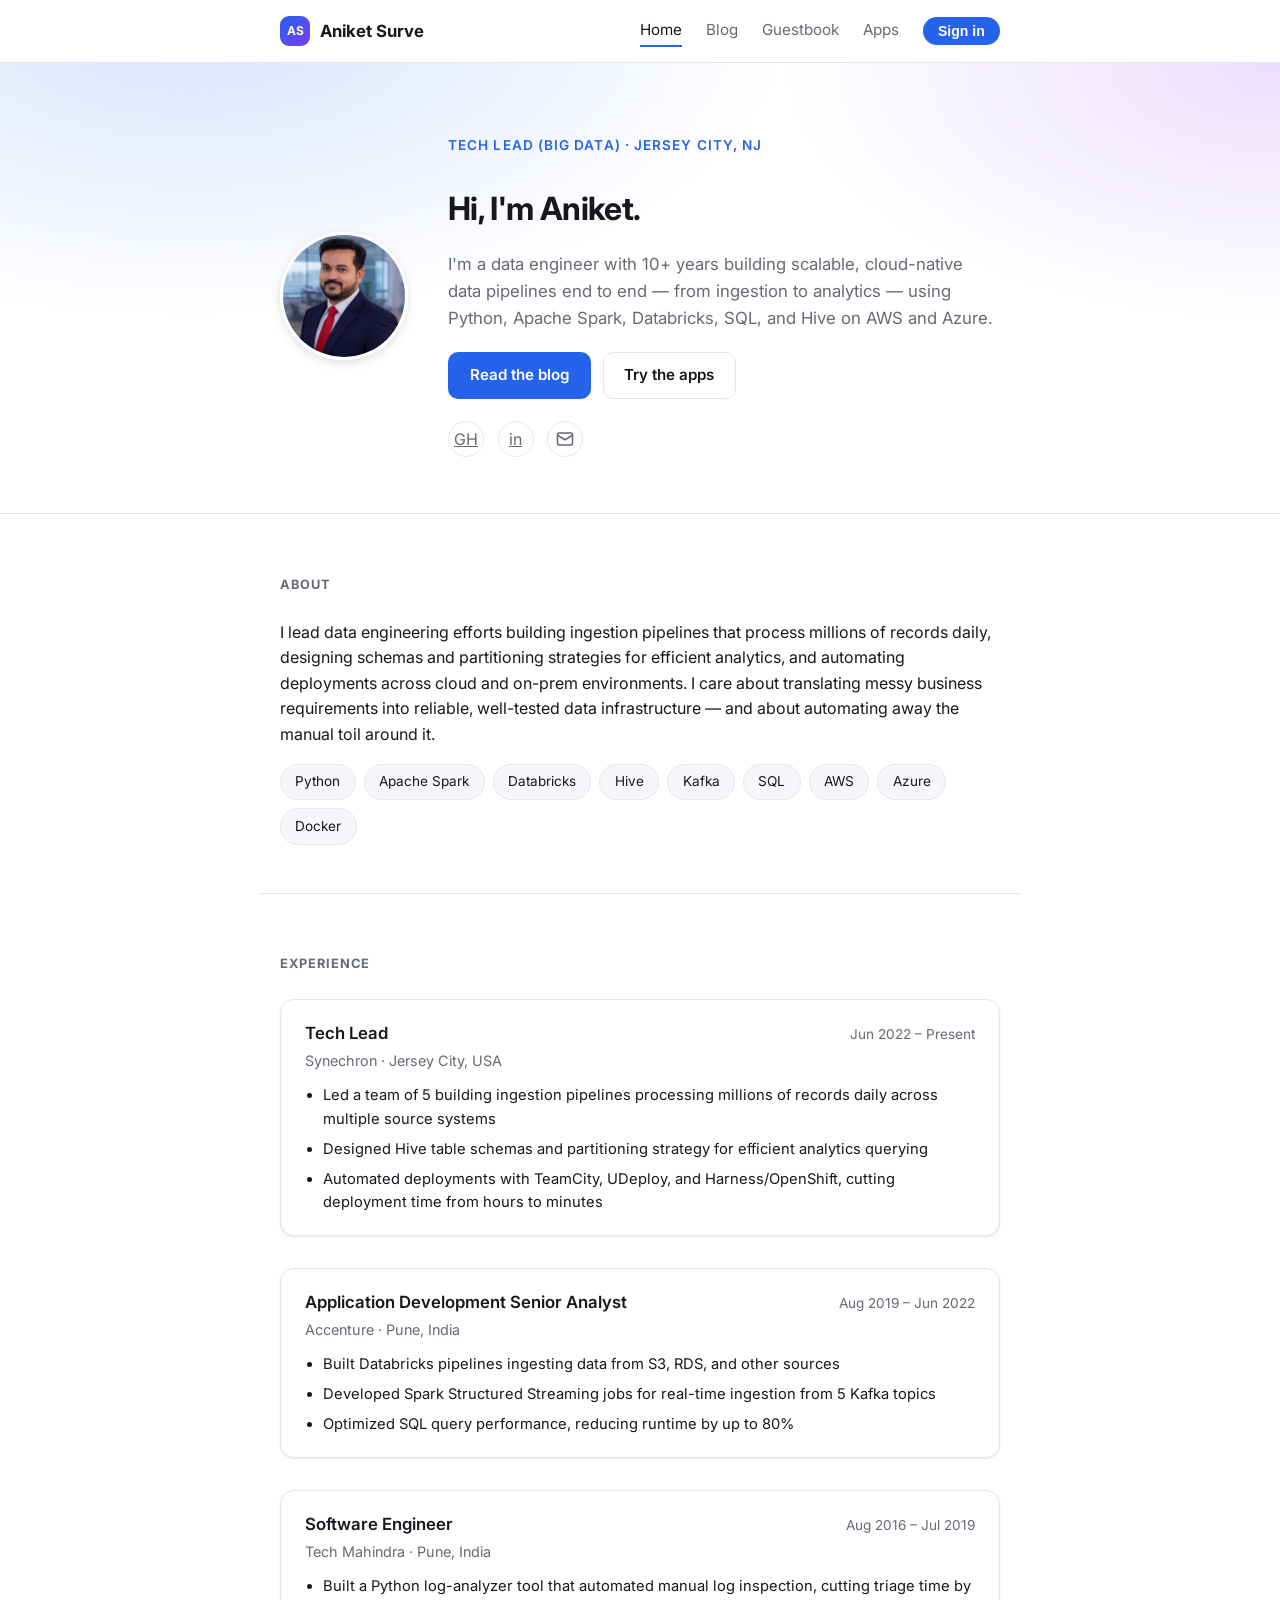
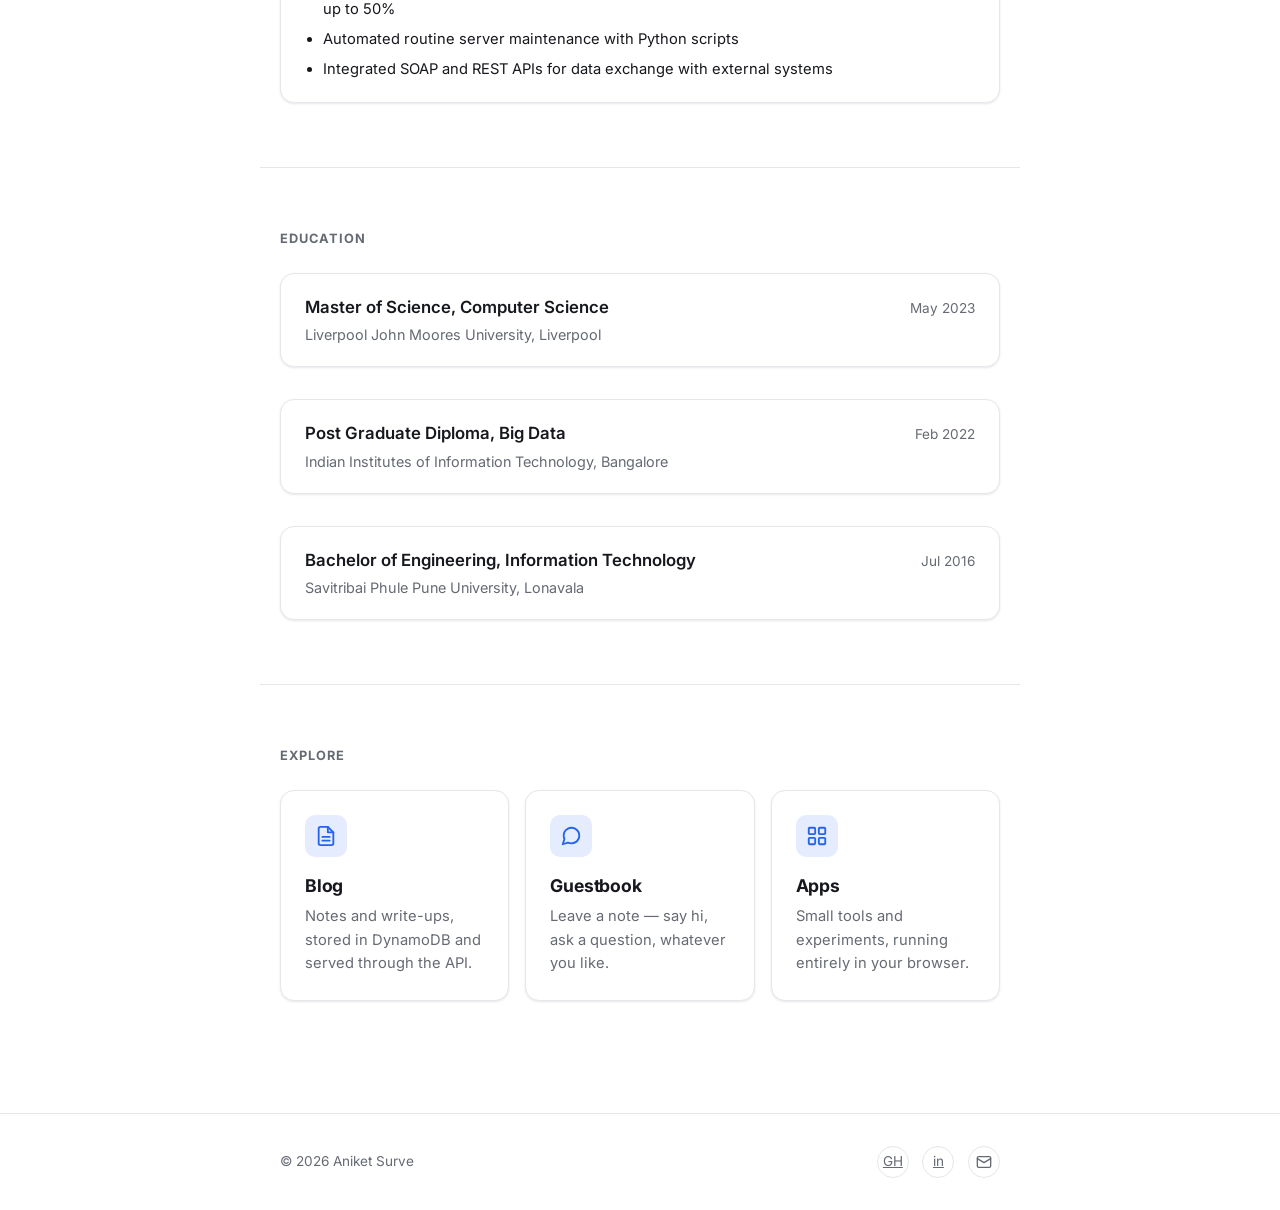
<file: frontend/index.html>
<!doctype html>
<html lang="en">
<head>
  <meta charset="utf-8" />
  <meta name="viewport" content="width=device-width, initial-scale=1" />
  <title>Aniket Surve - Tech Lead, Big Data</title>
  <meta name="description" content="Aniket Surve, Tech Lead (Big Data) — cloud data engineering, blog, guestbook, and small apps." />
  <link rel="icon" href="data:image/svg+xml,%3Csvg xmlns='http://www.w3.org/2000/svg' viewBox='0 0 64 64'%3E%3Crect width='64' height='64' rx='14' fill='%232563eb'/%3E%3Ctext x='32' y='43' font-family='Arial' font-size='28' font-weight='700' fill='white' text-anchor='middle'%3EAS%3C/text%3E%3C/svg%3E" />
  <link rel="preconnect" href="https://fonts.googleapis.com" />
  <link rel="preconnect" href="https://fonts.gstatic.com" crossorigin />
  <link href="https://fonts.googleapis.com/css2?family=Inter:wght@400;500;600;700&display=swap" rel="stylesheet" />
  <link rel="stylesheet" href="css/style.css" />
</head>
<body>
  <header class="site-header">
    <div class="container">
      <a class="site-title" href="index.html">
        <span class="avatar brand-mark">AS</span>
        Aniket Surve
      </a>
      <nav class="site-nav">
        <a href="index.html" class="active">Home</a>
        <a href="blog/index.html">Blog</a>
        <a href="guestbook/index.html">Guestbook</a>
        <a href="apps/index.html">Apps</a>
      </nav>
    </div>
  </header>

  <main>
    <section class="hero">
      <div class="container">
        <img class="hero-avatar" src="images/profile.jpg" alt="Aniket Surve" />
        <div class="hero-content">
          <p class="hero-eyebrow">Tech Lead (Big Data) &middot; Jersey City, NJ</p>
          <h1>Hi, I'm Aniket.</h1>
          <p class="lede">
            I'm a data engineer with 10+ years building scalable, cloud-native
            data pipelines end to end — from ingestion to analytics — using
            Python, Apache Spark, Databricks, SQL, and Hive on AWS and Azure.
          </p>
          <div class="hero-actions">
            <a class="btn btn-primary" href="blog/index.html">Read the blog</a>
            <a class="btn btn-secondary" href="apps/index.html">Try the apps</a>
          </div>
          <div class="social-links">
            <!-- edit: add your GitHub and LinkedIn URLs -->
            <a href="https://github.com/anSurve" target="_blank" rel="noopener" aria-label="GitHub" title="GitHub">GH</a>
            <a href="https://www.linkedin.com/in/aniket-surve/" target="_blank" rel="noopener" aria-label="LinkedIn" title="LinkedIn">in</a>
            <a href="mailto:aniket.surve.jobs@gmail.com" aria-label="Email" title="Email">
              <svg viewBox="0 0 24 24" fill="none" stroke="currentColor" stroke-width="2" stroke-linecap="round" stroke-linejoin="round">
                <rect x="2" y="4" width="20" height="16" rx="2"></rect>
                <polyline points="2 7 12 13 22 7"></polyline>
              </svg>
            </a>
          </div>
        </div>
      </div>
    </section>

    <section class="section container">
      <p class="section-title">About</p>
      <p>
        I lead data engineering efforts building ingestion pipelines that
        process millions of records daily, designing schemas and
        partitioning strategies for efficient analytics, and automating
        deployments across cloud and on-prem environments. I care about
        translating messy business requirements into reliable, well-tested
        data infrastructure &mdash; and about automating away the manual
        toil around it.
      </p>
      <div class="chip-list">
        <span class="chip">Python</span>
        <span class="chip">Apache Spark</span>
        <span class="chip">Databricks</span>
        <span class="chip">Hive</span>
        <span class="chip">Kafka</span>
        <span class="chip">SQL</span>
        <span class="chip">AWS</span>
        <span class="chip">Azure</span>
        <span class="chip">Docker</span>
      </div>
    </section>

    <section class="section container">
      <p class="section-title">Experience</p>
      <div class="timeline">
        <article class="card timeline-item">
          <div class="role-header">
            <span class="role-title">Tech Lead</span>
            <span class="role-dates">Jun 2022 &ndash; Present</span>
          </div>
          <div class="role-company">Synechron &middot; Jersey City, USA</div>
          <ul>
            <li>Led a team of 5 building ingestion pipelines processing millions of records daily across multiple source systems</li>
            <li>Designed Hive table schemas and partitioning strategy for efficient analytics querying</li>
            <li>Automated deployments with TeamCity, UDeploy, and Harness/OpenShift, cutting deployment time from hours to minutes</li>
          </ul>
        </article>
        <article class="card timeline-item">
          <div class="role-header">
            <span class="role-title">Application Development Senior Analyst</span>
            <span class="role-dates">Aug 2019 &ndash; Jun 2022</span>
          </div>
          <div class="role-company">Accenture &middot; Pune, India</div>
          <ul>
            <li>Built Databricks pipelines ingesting data from S3, RDS, and other sources</li>
            <li>Developed Spark Structured Streaming jobs for real-time ingestion from 5 Kafka topics</li>
            <li>Optimized SQL query performance, reducing runtime by up to 80%</li>
          </ul>
        </article>
        <article class="card timeline-item">
          <div class="role-header">
            <span class="role-title">Software Engineer</span>
            <span class="role-dates">Aug 2016 &ndash; Jul 2019</span>
          </div>
          <div class="role-company">Tech Mahindra &middot; Pune, India</div>
          <ul>
            <li>Built a Python log-analyzer tool that automated manual log inspection, cutting triage time by up to 50%</li>
            <li>Automated routine server maintenance with Python scripts</li>
            <li>Integrated SOAP and REST APIs for data exchange with external systems</li>
          </ul>
        </article>
      </div>
    </section>

    <section class="section container">
      <p class="section-title">Education</p>
      <div class="timeline">
        <article class="card timeline-item">
          <div class="role-header">
            <span class="role-title">Master of Science, Computer Science</span>
            <span class="role-dates">May 2023</span>
          </div>
          <div class="role-company">Liverpool John Moores University, Liverpool</div>
        </article>
        <article class="card timeline-item">
          <div class="role-header">
            <span class="role-title">Post Graduate Diploma, Big Data</span>
            <span class="role-dates">Feb 2022</span>
          </div>
          <div class="role-company">Indian Institutes of Information Technology, Bangalore</div>
        </article>
        <article class="card timeline-item">
          <div class="role-header">
            <span class="role-title">Bachelor of Engineering, Information Technology</span>
            <span class="role-dates">Jul 2016</span>
          </div>
          <div class="role-company">Savitribai Phule Pune University, Lonavala</div>
        </article>
      </div>
    </section>

    <section class="section container">
      <p class="section-title">Explore</p>
      <div class="feature-grid">
        <a class="feature-card" href="blog/index.html">
          <span class="feature-icon">
            <svg viewBox="0 0 24 24" fill="none" stroke="currentColor" stroke-width="2" stroke-linecap="round" stroke-linejoin="round">
              <path d="M14 2H6a2 2 0 0 0-2 2v16a2 2 0 0 0 2 2h12a2 2 0 0 0 2-2V8z"></path>
              <polyline points="14 2 14 8 20 8"></polyline>
              <line x1="8" y1="13" x2="16" y2="13"></line>
              <line x1="8" y1="17" x2="16" y2="17"></line>
            </svg>
          </span>
          <h2>Blog</h2>
          <p>Notes and write-ups, stored in DynamoDB and served through the API.</p>
        </a>
        <a class="feature-card" href="guestbook/index.html">
          <span class="feature-icon">
            <svg viewBox="0 0 24 24" fill="none" stroke="currentColor" stroke-width="2" stroke-linecap="round" stroke-linejoin="round">
              <path d="M21 11.5a8.38 8.38 0 0 1-.9 3.8 8.5 8.5 0 0 1-7.6 4.7 8.38 8.38 0 0 1-3.8-.9L3 21l1.9-5.7a8.38 8.38 0 0 1-.9-3.8 8.5 8.5 0 0 1 4.7-7.6 8.38 8.38 0 0 1 3.8-.9h.5a8.48 8.48 0 0 1 8 8v.5z"></path>
            </svg>
          </span>
          <h2>Guestbook</h2>
          <p>Leave a note — say hi, ask a question, whatever you like.</p>
        </a>
        <a class="feature-card" href="apps/index.html">
          <span class="feature-icon">
            <svg viewBox="0 0 24 24" fill="none" stroke="currentColor" stroke-width="2" stroke-linecap="round" stroke-linejoin="round">
              <rect x="3" y="3" width="7" height="7" rx="1"></rect>
              <rect x="14" y="3" width="7" height="7" rx="1"></rect>
              <rect x="3" y="14" width="7" height="7" rx="1"></rect>
              <rect x="14" y="14" width="7" height="7" rx="1"></rect>
            </svg>
          </span>
          <h2>Apps</h2>
          <p>Small tools and experiments, running entirely in your browser.</p>
        </a>
      </div>
    </section>
  </main>

  <footer class="site-footer">
    <div class="container">
      <span>&copy; <span id="year"></span> Aniket Surve</span>
      <div class="social-links">
        <a href="https://github.com/anSurve" target="_blank" rel="noopener" aria-label="GitHub" title="GitHub">GH</a>
        <a href="https://www.linkedin.com/in/aniket-surve/" target="_blank" rel="noopener" aria-label="LinkedIn" title="LinkedIn">in</a>
        <a href="mailto:aniket.surve.jobs@gmail.com" aria-label="Email" title="Email">
          <svg viewBox="0 0 24 24" fill="none" stroke="currentColor" stroke-width="2" stroke-linecap="round" stroke-linejoin="round">
            <rect x="2" y="4" width="20" height="16" rx="2"></rect>
            <polyline points="2 7 12 13 22 7"></polyline>
          </svg>
        </a>
      </div>
    </div>
  </footer>
  <script>
    document.getElementById("year").textContent = new Date().getFullYear();
  </script>
  <script src="js/config.js"></script>
  <script src="js/auth.js"></script>
</body>
</html>
</file>
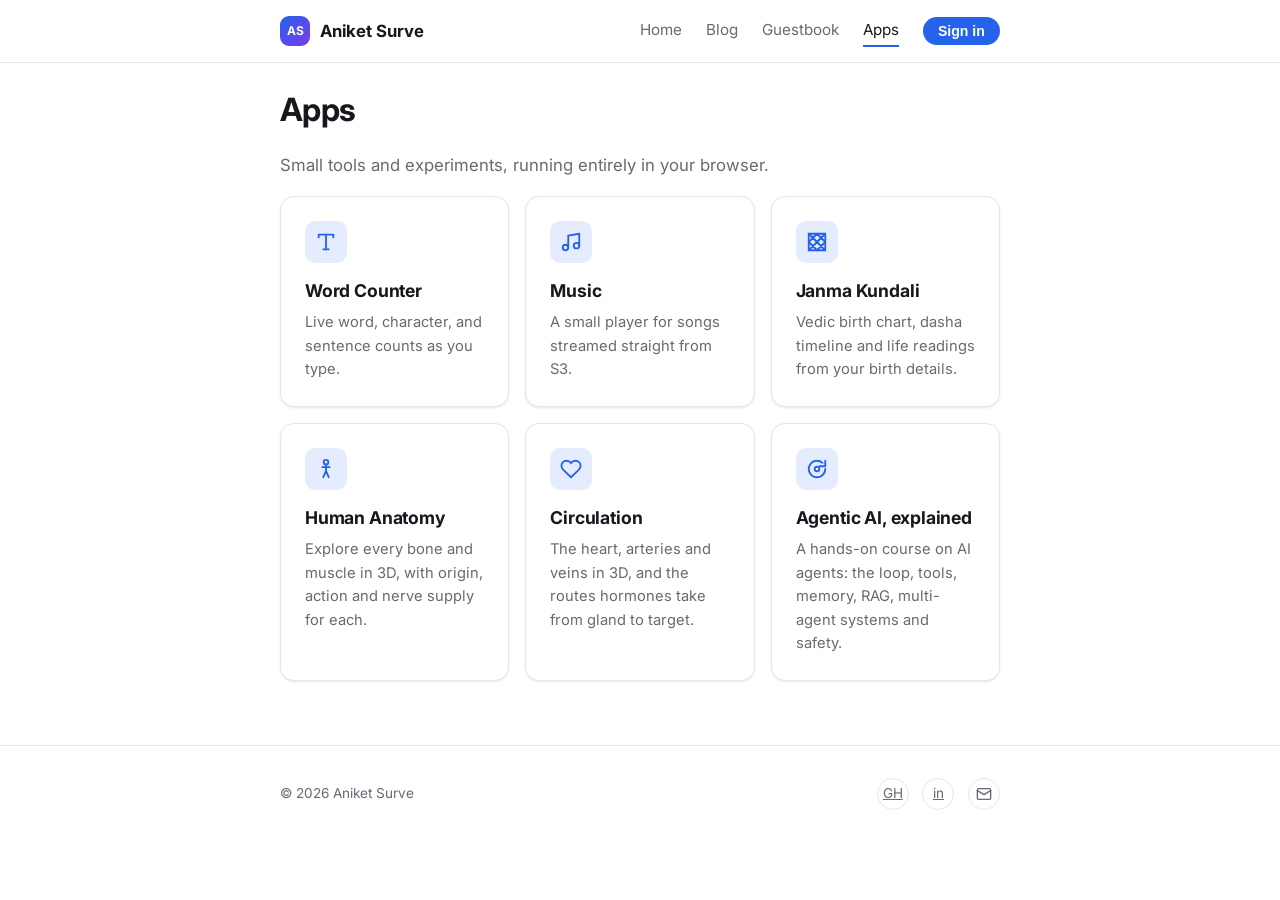
<file: frontend/apps/index.html>
<!doctype html>
<html lang="en">
<head>
  <meta charset="utf-8" />
  <meta name="viewport" content="width=device-width, initial-scale=1" />
  <title>Apps - Aniket Surve</title>
  <link rel="icon" href="data:image/svg+xml,%3Csvg xmlns='http://www.w3.org/2000/svg' viewBox='0 0 64 64'%3E%3Crect width='64' height='64' rx='14' fill='%232563eb'/%3E%3Ctext x='32' y='43' font-family='Arial' font-size='28' font-weight='700' fill='white' text-anchor='middle'%3EAS%3C/text%3E%3C/svg%3E" />
  <link rel="preconnect" href="https://fonts.googleapis.com" />
  <link rel="preconnect" href="https://fonts.gstatic.com" crossorigin />
  <link href="https://fonts.googleapis.com/css2?family=Inter:wght@400;500;600;700&display=swap" rel="stylesheet" />
  <link rel="stylesheet" href="../css/style.css" />
</head>
<body>
  <header class="site-header">
    <div class="container">
      <a class="site-title" href="../index.html">
        <span class="avatar brand-mark">AS</span>
        Aniket Surve
      </a>
      <nav class="site-nav">
        <a href="../index.html">Home</a>
        <a href="../blog/index.html">Blog</a>
        <a href="../guestbook/index.html">Guestbook</a>
        <a href="index.html" class="active">Apps</a>
      </nav>
    </div>
  </header>

  <main>
    <div class="container">
      <h1>Apps</h1>
      <p class="lede">Small tools and experiments, running entirely in your browser.</p>

      <div class="feature-grid">
        <a class="feature-card" href="word-counter/index.html">
          <span class="feature-icon">
            <svg viewBox="0 0 24 24" fill="none" stroke="currentColor" stroke-width="2" stroke-linecap="round" stroke-linejoin="round">
              <path d="M4 7V4h16v3"></path>
              <path d="M9 20h6"></path>
              <path d="M12 4v16"></path>
            </svg>
          </span>
          <h2>Word Counter</h2>
          <p>Live word, character, and sentence counts as you type.</p>
        </a>
        <a class="feature-card" href="music/index.html">
          <span class="feature-icon">
            <svg viewBox="0 0 24 24" fill="none" stroke="currentColor" stroke-width="2" stroke-linecap="round" stroke-linejoin="round">
              <path d="M9 18V5l12-2v13"></path>
              <circle cx="6" cy="18" r="3"></circle>
              <circle cx="18" cy="16" r="3"></circle>
            </svg>
          </span>
          <h2>Music</h2>
          <p>A small player for songs streamed straight from S3.</p>
        </a>
        <a class="feature-card" href="astrology/index.html">
          <span class="feature-icon">
            <svg viewBox="0 0 24 24" fill="none" stroke="currentColor" stroke-width="2" stroke-linecap="round" stroke-linejoin="round">
              <rect x="3" y="3" width="18" height="18"></rect>
              <path d="M3 3l18 18M21 3L3 21M12 3l9 9-9 9-9-9z"></path>
            </svg>
          </span>
          <h2>Janma Kundali</h2>
          <p>Vedic birth chart, dasha timeline and life readings from your birth details.</p>
        </a>
        <a class="feature-card" href="anatomy/index.html">
          <span class="feature-icon">
            <svg viewBox="0 0 24 24" fill="none" stroke="currentColor" stroke-width="2" stroke-linecap="round" stroke-linejoin="round">
              <circle cx="12" cy="4.5" r="2.5"></circle>
              <path d="M12 7v7M8 10h8M9 21l3-7 3 7"></path>
            </svg>
          </span>
          <h2>Human Anatomy</h2>
          <p>Explore every bone and muscle in 3D, with origin, action and nerve supply for each.</p>
        </a>
        <a class="feature-card" href="circulation/index.html">
          <span class="feature-icon">
            <svg viewBox="0 0 24 24" fill="none" stroke="currentColor" stroke-width="2" stroke-linecap="round" stroke-linejoin="round">
              <path d="M20.8 4.6a5.5 5.5 0 0 0-7.8 0L12 5.7l-1-1.1a5.5 5.5 0 0 0-7.8 7.8l1 1.1L12 21l7.8-7.5 1-1.1a5.5 5.5 0 0 0 0-7.8z"></path>
            </svg>
          </span>
          <h2>Circulation</h2>
          <p>The heart, arteries and veins in 3D, and the routes hormones take from gland to target.</p>
        </a>
        <a class="feature-card" href="agentic-ai/index.html">
          <span class="feature-icon">
            <svg viewBox="0 0 24 24" fill="none" stroke="currentColor" stroke-width="2" stroke-linecap="round" stroke-linejoin="round">
              <path d="M21 12a9 9 0 1 1-3-6.7"></path>
              <polyline points="21 3 21 9 15 9"></polyline>
              <circle cx="12" cy="12" r="2.5"></circle>
            </svg>
          </span>
          <h2>Agentic AI, explained</h2>
          <p>A hands-on course on AI agents: the loop, tools, memory, RAG, multi-agent systems and safety.</p>
        </a>
        <a class="feature-card" href="interview-plan/index.html" data-signed-in-only hidden>
          <span class="feature-icon">
            <svg viewBox="0 0 24 24" fill="none" stroke="currentColor" stroke-width="2" stroke-linecap="round" stroke-linejoin="round">
              <rect x="3" y="4" width="18" height="18" rx="2"></rect>
              <path d="M16 2v4M8 2v4M3 10h18"></path>
              <polyline points="9 16 11 18 15 14"></polyline>
            </svg>
          </span>
          <h2>16-Week Interview Plan</h2>
          <p>Track a Big Tech AI / Forward Deployed Engineer prep plan day by day. Visible to signed-in members.</p>
        </a>
      </div>
    </div>
  </main>

  <footer class="site-footer">
    <div class="container">
      <span>&copy; <span id="year"></span> Aniket Surve</span>
      <div class="social-links">
        <a href="https://github.com/anSurve" target="_blank" rel="noopener" aria-label="GitHub" title="GitHub">GH</a>
        <a href="https://www.linkedin.com/in/aniket-surve/" target="_blank" rel="noopener" aria-label="LinkedIn" title="LinkedIn">in</a>
        <a href="mailto:aniket.surve.jobs@gmail.com" aria-label="Email" title="Email">
          <svg viewBox="0 0 24 24" fill="none" stroke="currentColor" stroke-width="2" stroke-linecap="round" stroke-linejoin="round">
            <rect x="2" y="4" width="20" height="16" rx="2"></rect>
            <polyline points="2 7 12 13 22 7"></polyline>
          </svg>
        </a>
      </div>
    </div>
  </footer>
  <script>
    document.getElementById("year").textContent = new Date().getFullYear();
  </script>
  <script src="../js/config.js"></script>
  <script src="../js/auth.js"></script>
</body>
</html>
</file>
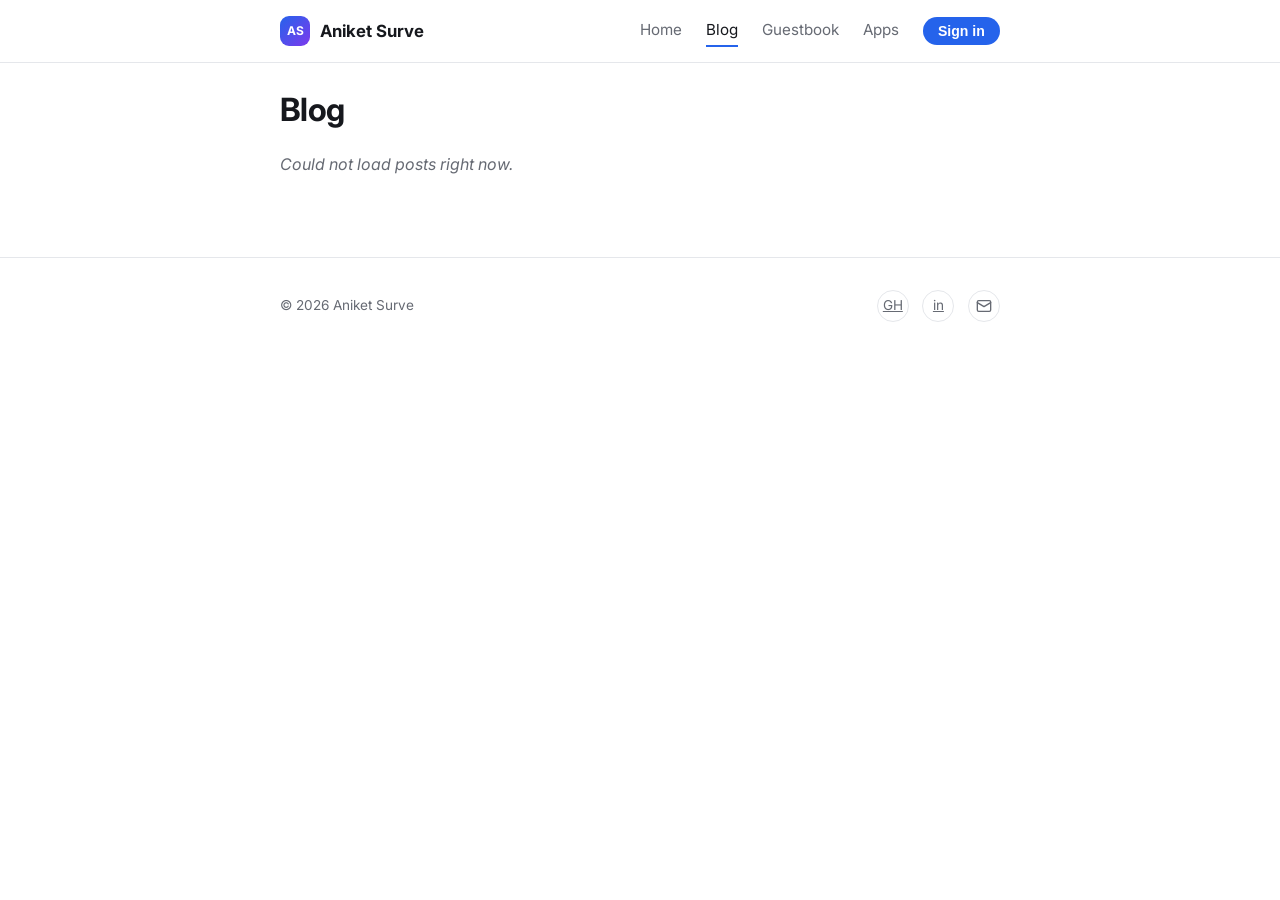
<file: frontend/blog/index.html>
<!doctype html>
<html lang="en">
<head>
  <meta charset="utf-8" />
  <meta name="viewport" content="width=device-width, initial-scale=1" />
  <title>Blog - Aniket Surve</title>
  <link rel="icon" href="data:image/svg+xml,%3Csvg xmlns='http://www.w3.org/2000/svg' viewBox='0 0 64 64'%3E%3Crect width='64' height='64' rx='14' fill='%232563eb'/%3E%3Ctext x='32' y='43' font-family='Arial' font-size='28' font-weight='700' fill='white' text-anchor='middle'%3EAS%3C/text%3E%3C/svg%3E" />
  <link rel="preconnect" href="https://fonts.googleapis.com" />
  <link rel="preconnect" href="https://fonts.gstatic.com" crossorigin />
  <link href="https://fonts.googleapis.com/css2?family=Inter:wght@400;500;600;700&display=swap" rel="stylesheet" />
  <link rel="stylesheet" href="../css/style.css" />
</head>
<body>
  <header class="site-header">
    <div class="container">
      <a class="site-title" href="../index.html">
        <span class="avatar brand-mark">AS</span>
        Aniket Surve
      </a>
      <nav class="site-nav">
        <a href="../index.html">Home</a>
        <a href="index.html" class="active">Blog</a>
        <a href="../guestbook/index.html">Guestbook</a>
        <a href="../apps/index.html">Apps</a>
      </nav>
    </div>
  </header>

  <main>
    <div class="container">
      <h1>Blog</h1>
      <div id="posts">
        <p class="empty-state">Loading posts&hellip;</p>
      </div>
    </div>
  </main>

  <footer class="site-footer">
    <div class="container">
      <span>&copy; <span id="year"></span> Aniket Surve</span>
      <div class="social-links">
        <a href="https://github.com/anSurve" target="_blank" rel="noopener" aria-label="GitHub" title="GitHub">GH</a>
        <a href="https://www.linkedin.com/in/aniket-surve/" target="_blank" rel="noopener" aria-label="LinkedIn" title="LinkedIn">in</a>
        <a href="mailto:aniket.surve.jobs@gmail.com" aria-label="Email" title="Email">
          <svg viewBox="0 0 24 24" fill="none" stroke="currentColor" stroke-width="2" stroke-linecap="round" stroke-linejoin="round">
            <rect x="2" y="4" width="20" height="16" rx="2"></rect>
            <polyline points="2 7 12 13 22 7"></polyline>
          </svg>
        </a>
      </div>
    </div>
  </footer>

  <script src="../js/config.js"></script>
  <script src="blog.js"></script>
  <script>
    document.getElementById("year").textContent = new Date().getFullYear();
  </script>
  <script src="../js/auth.js"></script>
</body>
</html>
</file>
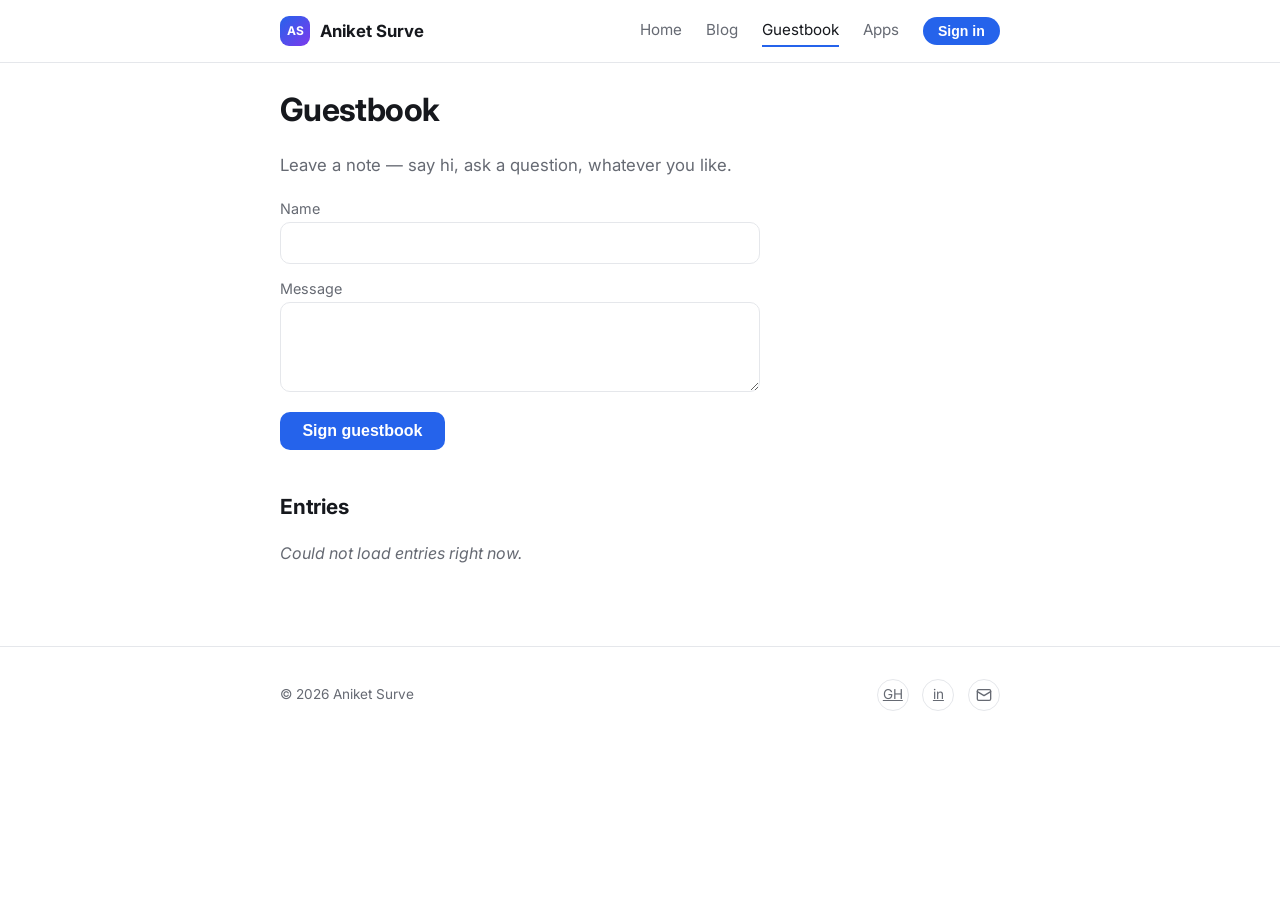
<file: frontend/guestbook/index.html>
<!doctype html>
<html lang="en">
<head>
  <meta charset="utf-8" />
  <meta name="viewport" content="width=device-width, initial-scale=1" />
  <title>Guestbook - Aniket Surve</title>
  <link rel="icon" href="data:image/svg+xml,%3Csvg xmlns='http://www.w3.org/2000/svg' viewBox='0 0 64 64'%3E%3Crect width='64' height='64' rx='14' fill='%232563eb'/%3E%3Ctext x='32' y='43' font-family='Arial' font-size='28' font-weight='700' fill='white' text-anchor='middle'%3EAS%3C/text%3E%3C/svg%3E" />
  <link rel="preconnect" href="https://fonts.googleapis.com" />
  <link rel="preconnect" href="https://fonts.gstatic.com" crossorigin />
  <link href="https://fonts.googleapis.com/css2?family=Inter:wght@400;500;600;700&display=swap" rel="stylesheet" />
  <link rel="stylesheet" href="../css/style.css" />
</head>
<body>
  <header class="site-header">
    <div class="container">
      <a class="site-title" href="../index.html">
        <span class="avatar brand-mark">AS</span>
        Aniket Surve
      </a>
      <nav class="site-nav">
        <a href="../index.html">Home</a>
        <a href="../blog/index.html">Blog</a>
        <a href="index.html" class="active">Guestbook</a>
        <a href="../apps/index.html">Apps</a>
      </nav>
    </div>
  </header>

  <main>
    <div class="container">
      <h1>Guestbook</h1>
      <p class="lede">Leave a note &mdash; say hi, ask a question, whatever you like.</p>

      <form id="guestbook-form" class="stack">
        <div>
          <label for="name">Name</label>
          <input type="text" id="name" name="name" maxlength="50" required />
        </div>
        <div>
          <label for="message">Message</label>
          <textarea id="message" name="message" maxlength="500" required></textarea>
        </div>
        <!-- Honeypot: hidden from real visitors, bots often fill it in -->
        <div class="honeypot-field" aria-hidden="true">
          <label for="website">Website</label>
          <input type="text" id="website" name="website" tabindex="-1" autocomplete="off" />
        </div>
        <button type="submit">Sign guestbook</button>
        <p id="form-status" class="status-message"></p>
      </form>

      <h2>Entries</h2>
      <div id="entries">
        <p class="empty-state">Loading&hellip;</p>
      </div>
    </div>
  </main>

  <footer class="site-footer">
    <div class="container">
      <span>&copy; <span id="year"></span> Aniket Surve</span>
      <div class="social-links">
        <a href="https://github.com/anSurve" target="_blank" rel="noopener" aria-label="GitHub" title="GitHub">GH</a>
        <a href="https://www.linkedin.com/in/aniket-surve/" target="_blank" rel="noopener" aria-label="LinkedIn" title="LinkedIn">in</a>
        <a href="mailto:aniket.surve.jobs@gmail.com" aria-label="Email" title="Email">
          <svg viewBox="0 0 24 24" fill="none" stroke="currentColor" stroke-width="2" stroke-linecap="round" stroke-linejoin="round">
            <rect x="2" y="4" width="20" height="16" rx="2"></rect>
            <polyline points="2 7 12 13 22 7"></polyline>
          </svg>
        </a>
      </div>
    </div>
  </footer>

  <script src="../js/config.js"></script>
  <script src="guestbook.js"></script>
  <script>
    document.getElementById("year").textContent = new Date().getFullYear();
  </script>
  <script src="../js/auth.js"></script>
</body>
</html>
</file>
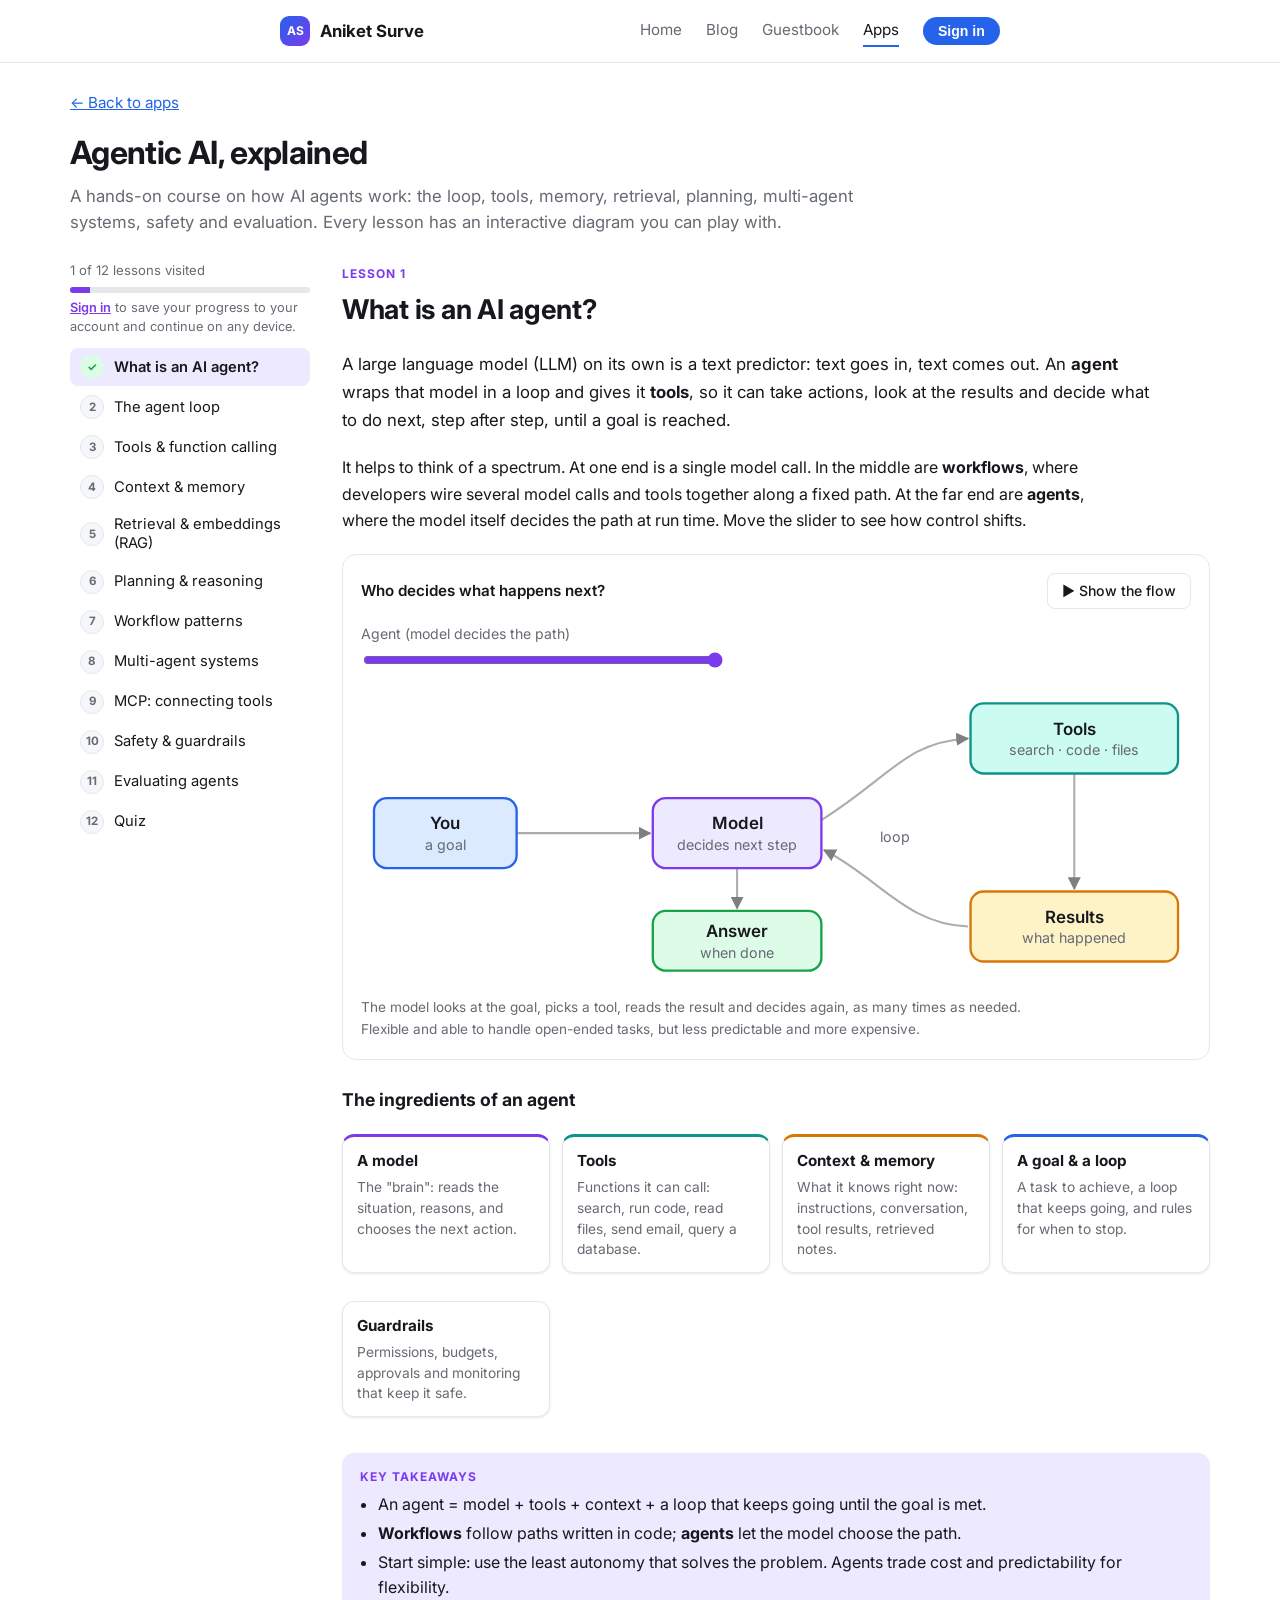
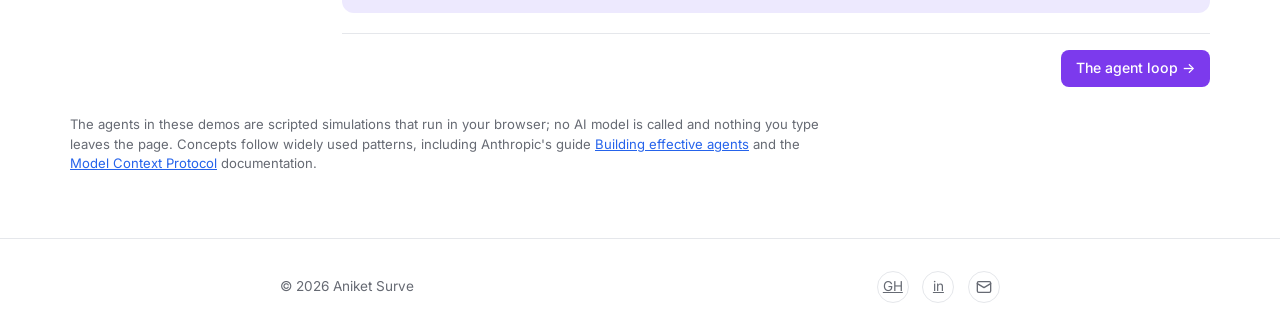
<file: frontend/apps/agentic-ai/index.html>
<!doctype html>
<html lang="en">
<head>
  <meta charset="utf-8" />
  <meta name="viewport" content="width=device-width, initial-scale=1" />
  <title>Agentic AI Explained - Aniket Surve</title>
  <link rel="icon" href="data:image/svg+xml,%3Csvg xmlns='http://www.w3.org/2000/svg' viewBox='0 0 64 64'%3E%3Crect width='64' height='64' rx='14' fill='%232563eb'/%3E%3Ctext x='32' y='43' font-family='Arial' font-size='28' font-weight='700' fill='white' text-anchor='middle'%3EAS%3C/text%3E%3C/svg%3E" />
  <link rel="preconnect" href="https://fonts.googleapis.com" />
  <link rel="preconnect" href="https://fonts.gstatic.com" crossorigin />
  <link href="https://fonts.googleapis.com/css2?family=Inter:wght@400;500;600;700&family=JetBrains+Mono:wght@400;500&display=swap" rel="stylesheet" />
  <link rel="stylesheet" href="../../css/style.css" />
  <link rel="stylesheet" href="agentic.css" />
</head>
<body>
  <header class="site-header">
    <div class="container">
      <a class="site-title" href="../../index.html">
        <span class="avatar brand-mark">AS</span>
        Aniket Surve
      </a>
      <nav class="site-nav">
        <a href="../../index.html">Home</a>
        <a href="../../blog/index.html">Blog</a>
        <a href="../../guestbook/index.html">Guestbook</a>
        <a href="../index.html" class="active">Apps</a>
      </nav>
    </div>
  </header>

  <main class="ag">
    <div class="ag-wrap">
      <p class="back"><a href="../index.html">&larr; Back to apps</a></p>
      <div class="ag-head">
        <h1>Agentic AI, explained</h1>
        <p class="lede">A hands-on course on how AI agents work: the loop, tools, memory, retrieval, planning, multi-agent systems, safety and evaluation. Every lesson has an interactive diagram you can play with.</p>
      </div>

      <div class="ag-layout">
        <nav class="ag-nav" aria-label="Lessons">
          <div class="progress" aria-live="polite"><span id="progressText">0 of 12 lessons visited</span><div class="bar"><b id="progressBar"></b></div><div class="sync" id="syncNote"></div></div>
          <ol id="lessonList"></ol>
        </nav>
        <article id="lesson" class="ag-lesson" tabindex="-1"></article>
      </div>

      <p class="credit">The agents in these demos are scripted simulations that run in your browser; no AI model is called and nothing you type leaves the page. Concepts follow widely used patterns, including Anthropic's guide <a href="https://www.anthropic.com/engineering/building-effective-agents" target="_blank" rel="noopener">Building effective agents</a> and the <a href="https://modelcontextprotocol.io" target="_blank" rel="noopener">Model Context Protocol</a> documentation.</p>
    </div>
  </main>

  <footer class="site-footer">
    <div class="container">
      <span>&copy; <span id="year"></span> Aniket Surve</span>
      <div class="social-links">
        <a href="https://github.com/anSurve" target="_blank" rel="noopener" aria-label="GitHub" title="GitHub">GH</a>
        <a href="https://www.linkedin.com/in/aniket-surve/" target="_blank" rel="noopener" aria-label="LinkedIn" title="LinkedIn">in</a>
        <a href="mailto:aniket.surve.jobs@gmail.com" aria-label="Email" title="Email">
          <svg viewBox="0 0 24 24" fill="none" stroke="currentColor" stroke-width="2" stroke-linecap="round" stroke-linejoin="round">
            <rect x="2" y="4" width="20" height="16" rx="2"></rect>
            <polyline points="2 7 12 13 22 7"></polyline>
          </svg>
        </a>
      </div>
    </div>
  </footer>

  <script>
    document.getElementById("year").textContent = new Date().getFullYear();
  </script>
  <script src="../../js/config.js"></script>
  <script src="../../js/auth.js"></script>
  <script src="agentic.js"></script>
</body>
</html>
</file>
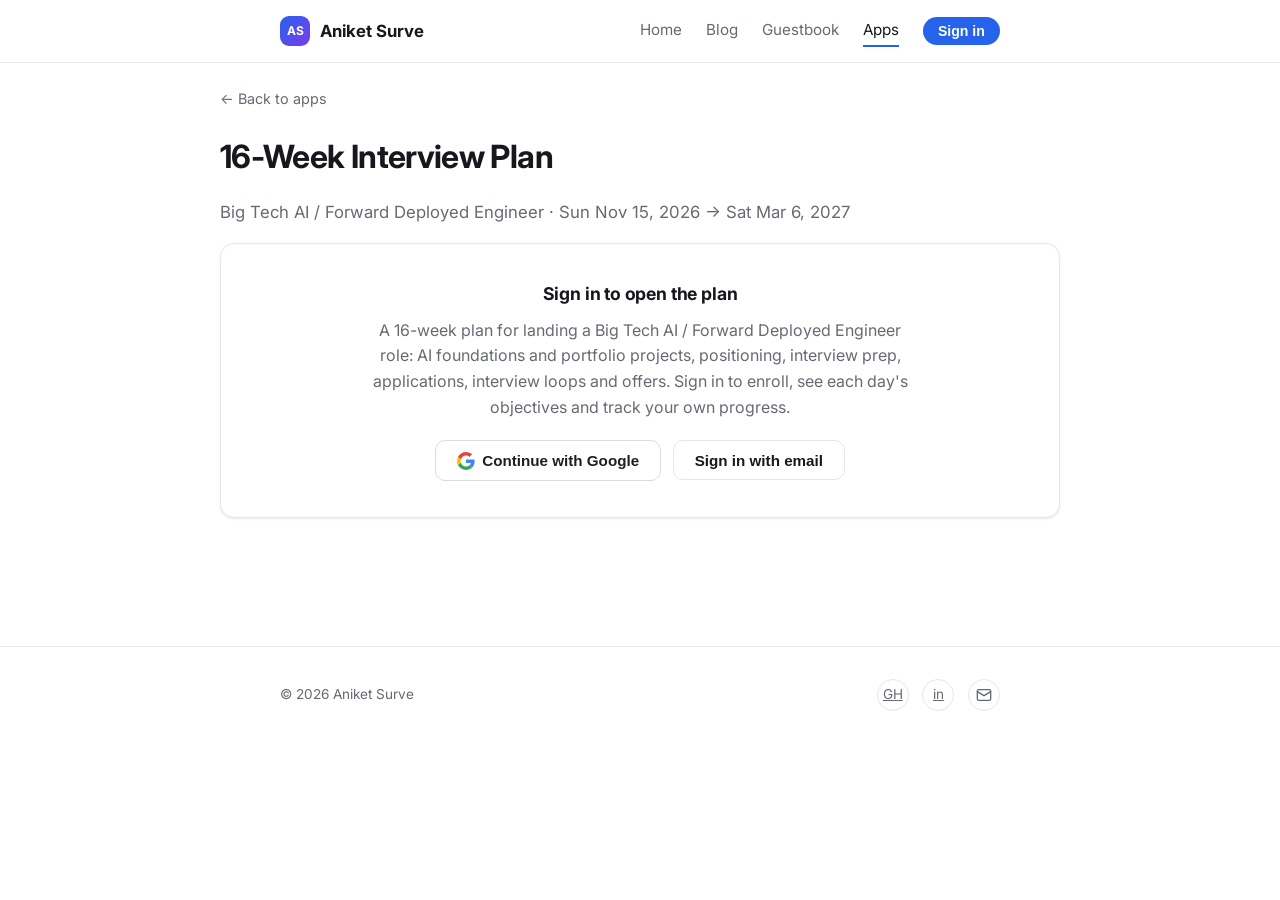
<file: frontend/apps/interview-plan/index.html>
<!doctype html>
<html lang="en">
<head>
  <meta charset="utf-8" />
  <meta name="viewport" content="width=device-width, initial-scale=1" />
  <title>Interview Plan Tracker - Aniket Surve</title>
  <meta name="robots" content="noindex" />
  <link rel="icon" href="data:image/svg+xml,%3Csvg xmlns='http://www.w3.org/2000/svg' viewBox='0 0 64 64'%3E%3Crect width='64' height='64' rx='14' fill='%232563eb'/%3E%3Ctext x='32' y='43' font-family='Arial' font-size='28' font-weight='700' fill='white' text-anchor='middle'%3EAS%3C/text%3E%3C/svg%3E" />
  <link rel="preconnect" href="https://fonts.googleapis.com" />
  <link rel="preconnect" href="https://fonts.gstatic.com" crossorigin />
  <link href="https://fonts.googleapis.com/css2?family=Inter:wght@400;500;600;700&display=swap" rel="stylesheet" />
  <link rel="stylesheet" href="../../css/style.css" />
  <link rel="stylesheet" href="tracker.css" />
</head>
<body>
  <header class="site-header">
    <div class="container">
      <a class="site-title" href="../../index.html">
        <span class="avatar brand-mark">AS</span>
        Aniket Surve
      </a>
      <nav class="site-nav">
        <a href="../../index.html">Home</a>
        <a href="../../blog/index.html">Blog</a>
        <a href="../../guestbook/index.html">Guestbook</a>
        <a href="../index.html" class="active">Apps</a>
      </nav>
    </div>
  </header>

  <main class="ip">
    <div class="container ip-wrap">
      <p class="back"><a href="../index.html">&larr; Back to apps</a></p>
      <h1>16-Week Interview Plan</h1>
      <p class="lede">Big Tech AI / Forward Deployed Engineer · Sun Nov 15, 2026 → Sat Mar 6, 2027</p>

      <!-- Filled by tracker.js: sign-in gate, enroll prompt, or the tracker -->
      <div id="app" aria-live="polite"><p class="ip-muted">Loading…</p></div>
    </div>
  </main>

  <footer class="site-footer">
    <div class="container">
      <span>&copy; <span id="year"></span> Aniket Surve</span>
      <div class="social-links">
        <a href="https://github.com/anSurve" target="_blank" rel="noopener" aria-label="GitHub" title="GitHub">GH</a>
        <a href="https://www.linkedin.com/in/aniket-surve/" target="_blank" rel="noopener" aria-label="LinkedIn" title="LinkedIn">in</a>
        <a href="mailto:aniket.surve.jobs@gmail.com" aria-label="Email" title="Email">
          <svg viewBox="0 0 24 24" fill="none" stroke="currentColor" stroke-width="2" stroke-linecap="round" stroke-linejoin="round">
            <rect x="2" y="4" width="20" height="16" rx="2"></rect>
            <polyline points="2 7 12 13 22 7"></polyline>
          </svg>
        </a>
      </div>
    </div>
  </footer>

  <script>
    document.getElementById("year").textContent = new Date().getFullYear();
  </script>
  <script src="../../js/config.js"></script>
  <script src="../../js/auth.js"></script>
  <script src="plan.js"></script>
  <script src="content-week1.js"></script>
  <script src="jobs.js"></script>
  <script src="tracker.js"></script>
</body>
</html>
</file>
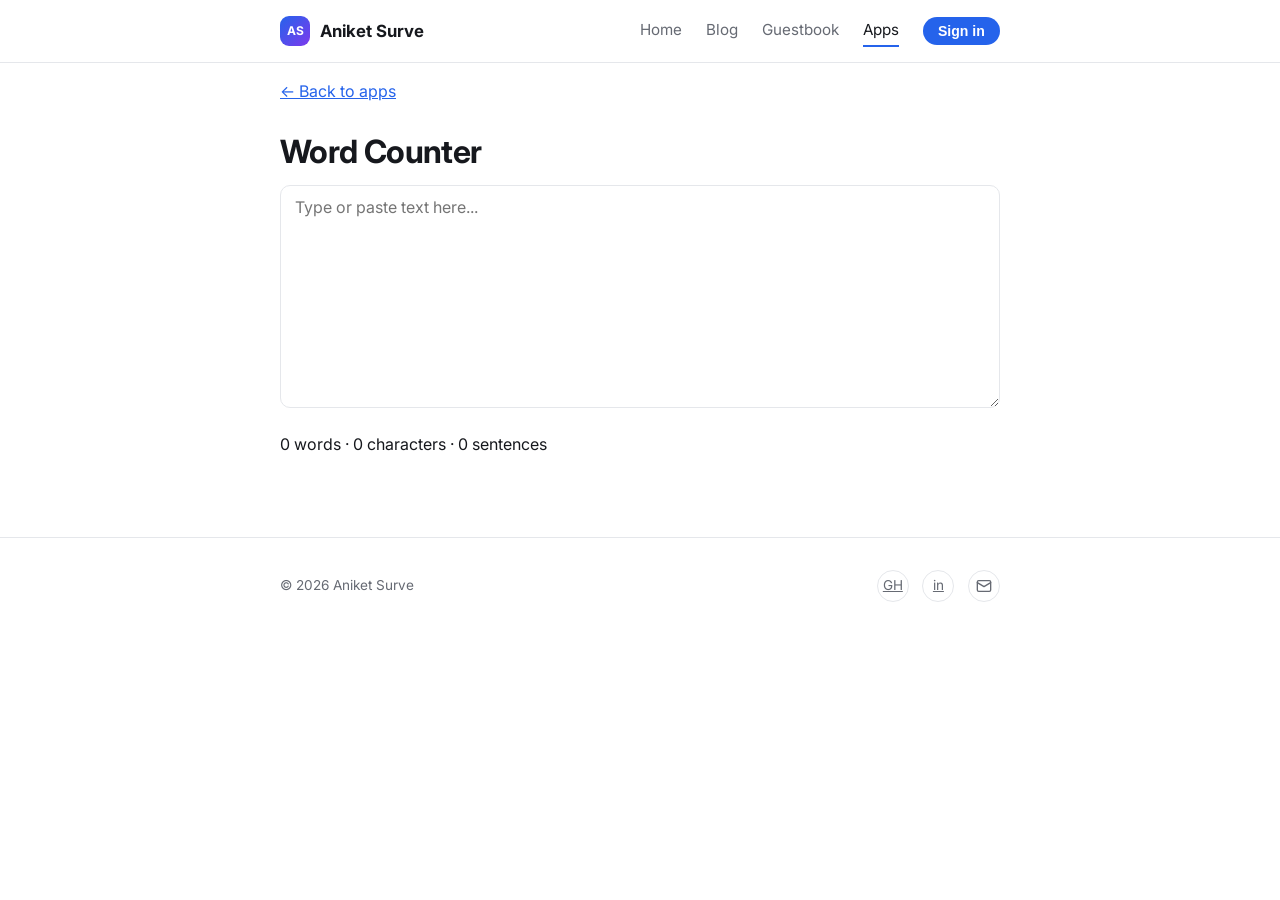
<file: frontend/apps/word-counter/index.html>
<!doctype html>
<html lang="en">
<head>
  <meta charset="utf-8" />
  <meta name="viewport" content="width=device-width, initial-scale=1" />
  <title>Word Counter - Aniket Surve</title>
  <link rel="icon" href="data:image/svg+xml,%3Csvg xmlns='http://www.w3.org/2000/svg' viewBox='0 0 64 64'%3E%3Crect width='64' height='64' rx='14' fill='%232563eb'/%3E%3Ctext x='32' y='43' font-family='Arial' font-size='28' font-weight='700' fill='white' text-anchor='middle'%3EAS%3C/text%3E%3C/svg%3E" />
  <link rel="preconnect" href="https://fonts.googleapis.com" />
  <link rel="preconnect" href="https://fonts.gstatic.com" crossorigin />
  <link href="https://fonts.googleapis.com/css2?family=Inter:wght@400;500;600;700&display=swap" rel="stylesheet" />
  <link rel="stylesheet" href="../../css/style.css" />
</head>
<body>
  <header class="site-header">
    <div class="container">
      <a class="site-title" href="../../index.html">
        <span class="avatar brand-mark">AS</span>
        Aniket Surve
      </a>
      <nav class="site-nav">
        <a href="../../index.html">Home</a>
        <a href="../../blog/index.html">Blog</a>
        <a href="../../guestbook/index.html">Guestbook</a>
        <a href="../index.html" class="active">Apps</a>
      </nav>
    </div>
  </header>

  <main>
    <div class="container">
      <p><a href="../index.html">&larr; Back to apps</a></p>
      <h1>Word Counter</h1>
      <textarea id="input" rows="10" style="width:100%" placeholder="Type or paste text here..."></textarea>
      <p id="stats" class="meta"></p>
    </div>
  </main>

  <footer class="site-footer">
    <div class="container">
      <span>&copy; <span id="year"></span> Aniket Surve</span>
      <div class="social-links">
        <a href="https://github.com/anSurve" target="_blank" rel="noopener" aria-label="GitHub" title="GitHub">GH</a>
        <a href="https://www.linkedin.com/in/aniket-surve/" target="_blank" rel="noopener" aria-label="LinkedIn" title="LinkedIn">in</a>
        <a href="mailto:aniket.surve.jobs@gmail.com" aria-label="Email" title="Email">
          <svg viewBox="0 0 24 24" fill="none" stroke="currentColor" stroke-width="2" stroke-linecap="round" stroke-linejoin="round">
            <rect x="2" y="4" width="20" height="16" rx="2"></rect>
            <polyline points="2 7 12 13 22 7"></polyline>
          </svg>
        </a>
      </div>
    </div>
  </footer>

  <script>
    const input = document.getElementById("input");
    const stats = document.getElementById("stats");

    function update() {
      const text = input.value;
      const words = text.trim() ? text.trim().split(/\s+/).length : 0;
      const chars = text.length;
      const sentences = text.trim() ? (text.match(/[.!?]+/g) || []).length : 0;
      stats.textContent = `${words} words · ${chars} characters · ${sentences} sentences`;
    }

    input.addEventListener("input", update);
    update();
    document.getElementById("year").textContent = new Date().getFullYear();
  </script>
  <script src="../../js/config.js"></script>
  <script src="../../js/auth.js"></script>
</body>
</html>
</file>
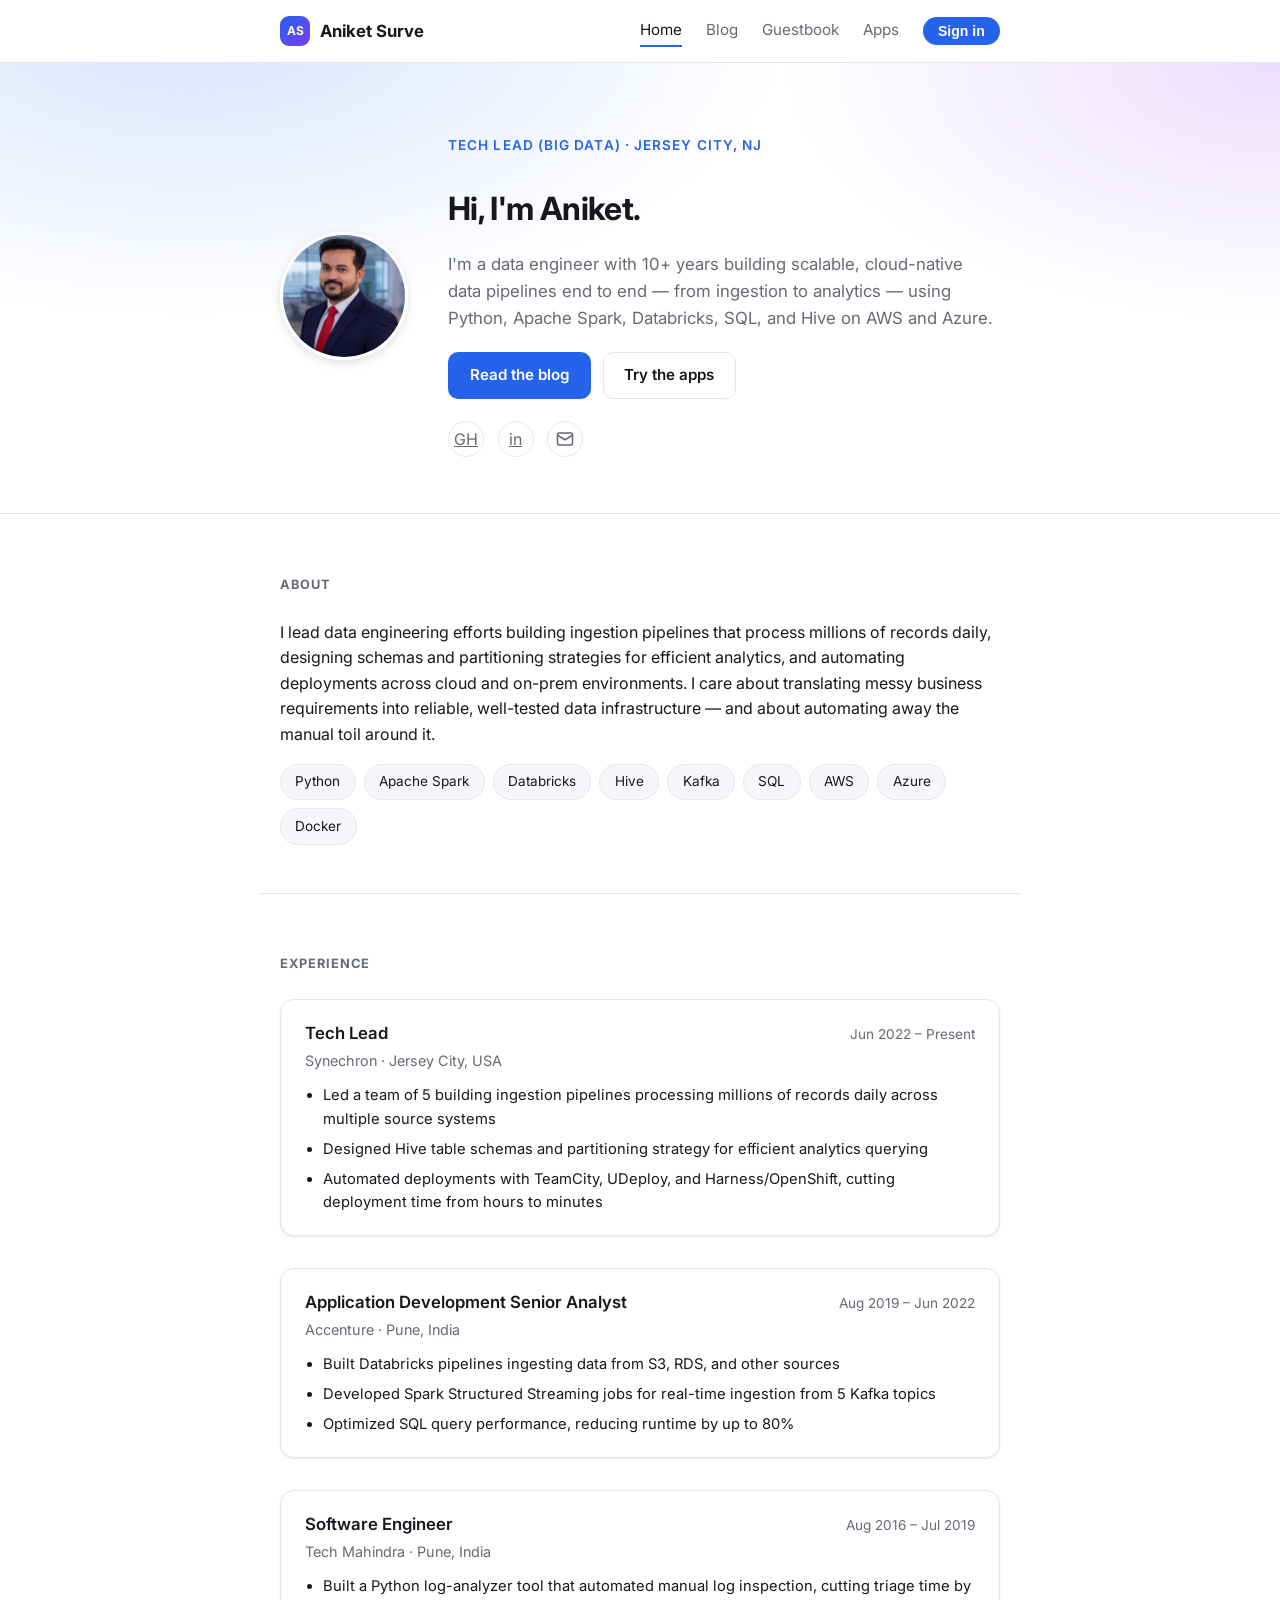
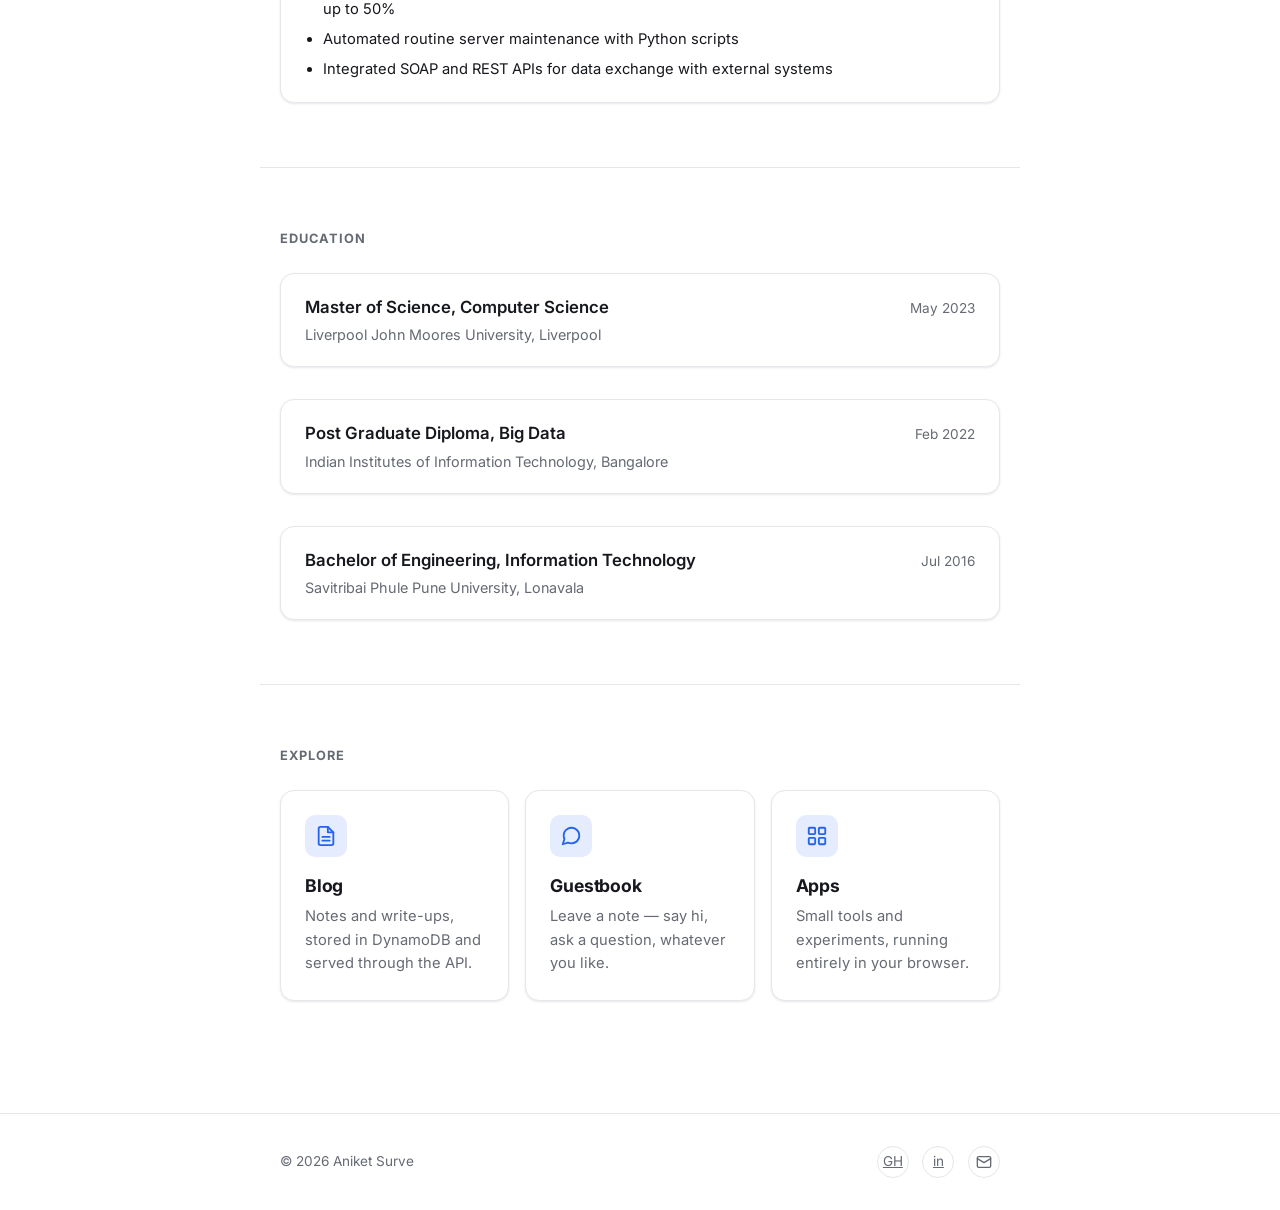
<file: frontend/auth/callback.html>
<!doctype html>
<html lang="en">
<head>
  <meta charset="utf-8" />
  <meta name="viewport" content="width=device-width, initial-scale=1" />
  <meta name="robots" content="noindex" />
  <title>Signing in - Aniket Surve</title>
  <link rel="icon" href="data:image/svg+xml,%3Csvg xmlns='http://www.w3.org/2000/svg' viewBox='0 0 64 64'%3E%3Crect width='64' height='64' rx='14' fill='%232563eb'/%3E%3Ctext x='32' y='43' font-family='Arial' font-size='28' font-weight='700' fill='white' text-anchor='middle'%3EAS%3C/text%3E%3C/svg%3E" />
  <link rel="preconnect" href="https://fonts.googleapis.com" />
  <link rel="preconnect" href="https://fonts.gstatic.com" crossorigin />
  <link href="https://fonts.googleapis.com/css2?family=Inter:wght@400;500;600;700&display=swap" rel="stylesheet" />
  <link rel="stylesheet" href="../css/style.css" />
</head>
<body>
  <header class="site-header">
    <div class="container">
      <a class="site-title" href="../index.html">
        <span class="avatar brand-mark">AS</span>
        Aniket Surve
      </a>
    </div>
  </header>
  <main>
    <div class="container">
      <h1 id="title">Signing you in…</h1>
      <p class="lede" id="detail">One moment while we finish signing you in.</p>
    </div>
  </main>
  <script src="../js/config.js"></script>
  <script src="../js/auth.js"></script>
  <script>
    SiteAuth.handleCallback().catch(err => {
      document.getElementById("title").textContent = "Sign-in didn't complete";
      const p = document.getElementById("detail");
      p.textContent = (err && err.message ? err.message : "Something went wrong.") + " ";
      const a = document.createElement("a");
      a.href = "../index.html"; a.textContent = "Back to the home page";
      p.appendChild(a);
    });
  </script>
</body>
</html>
</file>
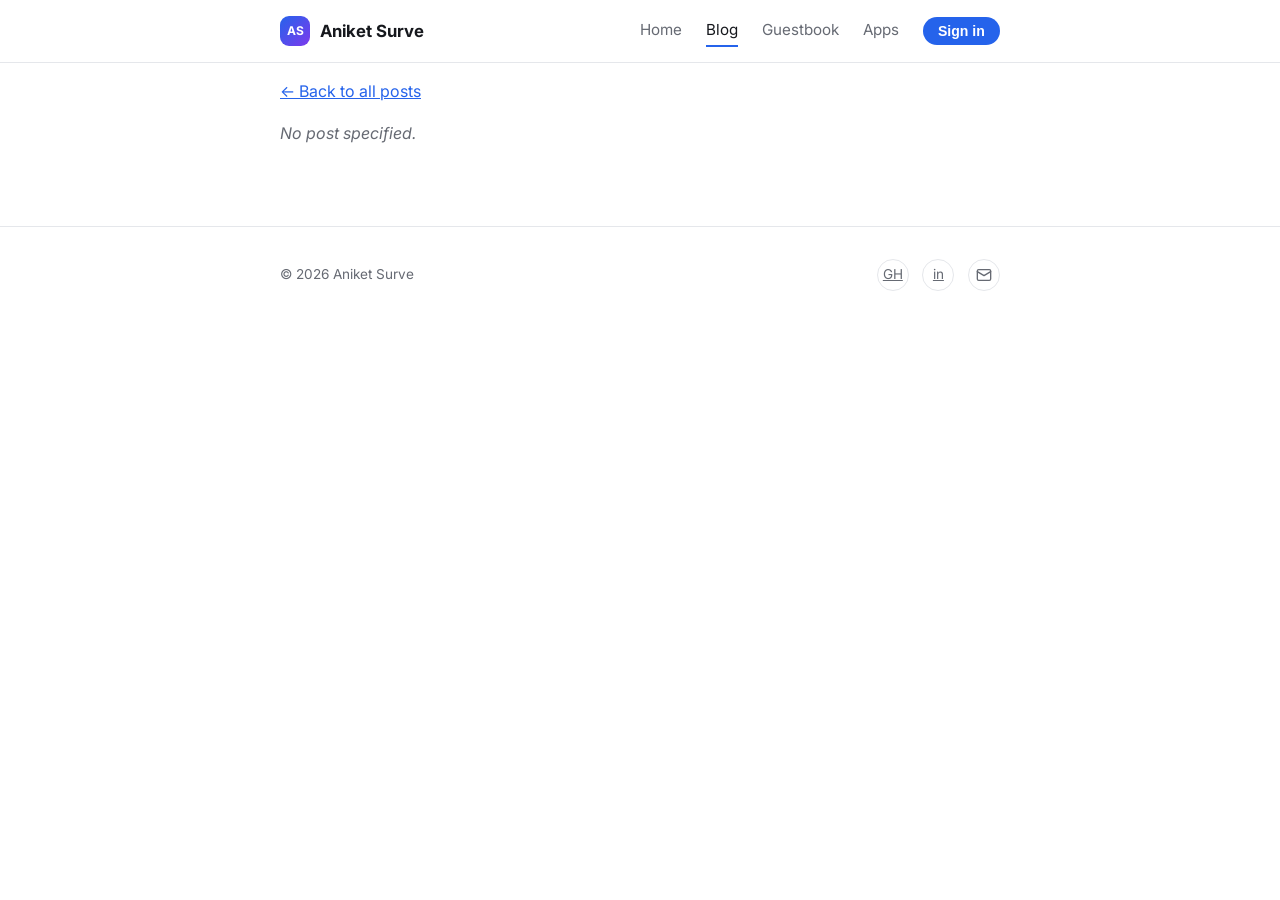
<file: frontend/blog/post.html>
<!doctype html>
<html lang="en">
<head>
  <meta charset="utf-8" />
  <meta name="viewport" content="width=device-width, initial-scale=1" />
  <title>Post - Aniket Surve</title>
  <link rel="icon" href="data:image/svg+xml,%3Csvg xmlns='http://www.w3.org/2000/svg' viewBox='0 0 64 64'%3E%3Crect width='64' height='64' rx='14' fill='%232563eb'/%3E%3Ctext x='32' y='43' font-family='Arial' font-size='28' font-weight='700' fill='white' text-anchor='middle'%3EAS%3C/text%3E%3C/svg%3E" />
  <link rel="preconnect" href="https://fonts.googleapis.com" />
  <link rel="preconnect" href="https://fonts.gstatic.com" crossorigin />
  <link href="https://fonts.googleapis.com/css2?family=Inter:wght@400;500;600;700&display=swap" rel="stylesheet" />
  <link rel="stylesheet" href="../css/style.css" />
</head>
<body>
  <header class="site-header">
    <div class="container">
      <a class="site-title" href="../index.html">
        <span class="avatar brand-mark">AS</span>
        Aniket Surve
      </a>
      <nav class="site-nav">
        <a href="../index.html">Home</a>
        <a href="index.html" class="active">Blog</a>
        <a href="../guestbook/index.html">Guestbook</a>
        <a href="../apps/index.html">Apps</a>
      </nav>
    </div>
  </header>

  <main>
    <div class="container">
      <p><a href="index.html">&larr; Back to all posts</a></p>
      <article id="post">
        <p class="empty-state">Loading&hellip;</p>
      </article>
    </div>
  </main>

  <footer class="site-footer">
    <div class="container">
      <span>&copy; <span id="year"></span> Aniket Surve</span>
      <div class="social-links">
        <a href="https://github.com/anSurve" target="_blank" rel="noopener" aria-label="GitHub" title="GitHub">GH</a>
        <a href="https://www.linkedin.com/in/aniket-surve/" target="_blank" rel="noopener" aria-label="LinkedIn" title="LinkedIn">in</a>
        <a href="mailto:aniket.surve.jobs@gmail.com" aria-label="Email" title="Email">
          <svg viewBox="0 0 24 24" fill="none" stroke="currentColor" stroke-width="2" stroke-linecap="round" stroke-linejoin="round">
            <rect x="2" y="4" width="20" height="16" rx="2"></rect>
            <polyline points="2 7 12 13 22 7"></polyline>
          </svg>
        </a>
      </div>
    </div>
  </footer>

  <script src="../js/config.js"></script>
  <script src="post.js"></script>
  <script>
    document.getElementById("year").textContent = new Date().getFullYear();
  </script>
  <script src="../js/auth.js"></script>
</body>
</html>
</file>
<file: frontend/css/style.css>
:root {
  --bg: #ffffff;
  --bg-soft: #f6f7fb;
  --text: #16181d;
  --muted: #666a73;
  --accent: #2563eb;
  --accent-2: #7c3aed;
  --border: #e5e7eb;
  --card-bg: #ffffff;
  --shadow: 0 1px 2px rgba(16, 24, 40, 0.04), 0 1px 3px rgba(16, 24, 40, 0.06);
  --shadow-hover: 0 4px 12px rgba(16, 24, 40, 0.08), 0 2px 6px rgba(16, 24, 40, 0.06);
  --radius: 14px;
}

@media (prefers-color-scheme: dark) {
  :root {
    --bg: #0f1115;
    --bg-soft: #15181f;
    --text: #eaebef;
    --muted: #9297a3;
    --accent: #6ea8fe;
    --accent-2: #b794f6;
    --border: #262a33;
    --card-bg: #171a21;
    --shadow: 0 1px 2px rgba(0, 0, 0, 0.3);
    --shadow-hover: 0 6px 16px rgba(0, 0, 0, 0.4);
  }
}

* {
  box-sizing: border-box;
}

html,
body {
  /* Safety net: Safari's flexbox implementation can let a text-heavy flex
     child refuse to shrink below its unwrapped width (see .role-header),
     which forces page-wide horizontal scroll. This guarantees it can't. */
  overflow-x: hidden;
}

body {
  margin: 0;
  background: var(--bg);
  color: var(--text);
  font-family: "Inter", -apple-system, BlinkMacSystemFont, "Segoe UI", Roboto, Helvetica, Arial, sans-serif;
  line-height: 1.6;
  -webkit-font-smoothing: antialiased;
}

.container {
  max-width: 760px;
  margin: 0 auto;
  padding: 0 1.25rem;
}

img {
  max-width: 100%;
  display: block;
}

/* Header */

header.site-header {
  position: sticky;
  top: 0;
  z-index: 10;
  background: color-mix(in srgb, var(--bg) 85%, transparent);
  backdrop-filter: blur(8px);
  border-bottom: 1px solid var(--border);
  padding: 1rem 0;
}

header.site-header .container {
  display: flex;
  align-items: center;
  justify-content: space-between;
  flex-wrap: wrap;
  gap: 0.75rem;
}

.site-title {
  display: inline-flex;
  align-items: center;
  gap: 0.6rem;
  font-weight: 700;
  font-size: 1.05rem;
  text-decoration: none;
  color: var(--text);
}

.site-title .brand-mark {
  width: 30px;
  height: 30px;
  border-radius: 9px;
  font-size: 0.75rem;
}

nav.site-nav {
  display: flex;
  align-items: center;
  gap: 1.5rem;
}

nav.site-nav a {
  position: relative;
  color: var(--muted);
  text-decoration: none;
  font-size: 0.95rem;
  padding-bottom: 2px;
}

nav.site-nav a::after {
  content: "";
  position: absolute;
  left: 0;
  right: 0;
  bottom: -3px;
  height: 2px;
  background: var(--accent);
  transform: scaleX(0);
  transition: transform 0.15s ease;
}

nav.site-nav a:hover {
  color: var(--text);
}

nav.site-nav a:hover::after,
nav.site-nav a.active::after {
  transform: scaleX(1);
}

nav.site-nav a.active {
  color: var(--text);
}

main {
  padding-bottom: 4rem;
}

h1 {
  font-size: 2rem;
  letter-spacing: -0.02em;
  margin-bottom: 0.5rem;
}

h2 {
  font-size: 1.3rem;
  letter-spacing: -0.01em;
}

p.lede {
  color: var(--muted);
  font-size: 1.05rem;
}

a {
  color: var(--accent);
}

/* Avatar (generated, no photo needed) */

.avatar {
  display: inline-flex;
  align-items: center;
  justify-content: center;
  border-radius: 50%;
  background: linear-gradient(135deg, var(--accent) 0%, var(--accent-2) 100%);
  color: #fff;
  font-weight: 700;
  line-height: 1;
  flex-shrink: 0;
}

/* Hero */

.hero {
  position: relative;
  padding: 4.5rem 0 3.5rem;
  overflow: hidden;
  background:
    radial-gradient(600px 300px at 15% -10%, color-mix(in srgb, var(--accent) 18%, transparent), transparent),
    radial-gradient(500px 260px at 100% 0%, color-mix(in srgb, var(--accent-2) 16%, transparent), transparent);
  border-bottom: 1px solid var(--border);
}

.hero .container {
  display: flex;
  align-items: center;
  gap: 2.5rem;
}

.hero-content {
  min-width: 0;
}

.hero .avatar {
  width: 128px;
  height: 128px;
  font-size: 2.4rem;
  box-shadow: var(--shadow-hover);
}

.hero-avatar {
  width: 128px;
  height: 128px;
  border-radius: 50%;
  object-fit: cover;
  flex-shrink: 0;
  box-shadow: var(--shadow-hover);
  border: 3px solid var(--bg);
}

.hero-content h1 {
  margin-bottom: 0.35rem;
}

.hero-eyebrow {
  color: var(--accent);
  font-weight: 600;
  font-size: 0.85rem;
  text-transform: uppercase;
  letter-spacing: 0.08em;
  margin: 0 0 0.5rem;
}

.hero-actions {
  display: flex;
  flex-wrap: wrap;
  gap: 0.75rem;
  margin-top: 1.25rem;
}

.social-links {
  display: flex;
  gap: 0.85rem;
  margin-top: 1.4rem;
}

.social-links a {
  display: inline-flex;
  align-items: center;
  justify-content: center;
  width: 36px;
  height: 36px;
  border-radius: 50%;
  border: 1px solid var(--border);
  color: var(--muted);
  transition: color 0.15s ease, border-color 0.15s ease, transform 0.15s ease;
}

.social-links a:hover {
  color: var(--accent);
  border-color: var(--accent);
  transform: translateY(-2px);
}

.social-links svg {
  width: 18px;
  height: 18px;
}

/* Buttons */

.btn {
  display: inline-flex;
  align-items: center;
  gap: 0.45rem;
  border: 1px solid transparent;
  padding: 0.65rem 1.3rem;
  border-radius: 10px;
  font-size: 0.95rem;
  font-weight: 600;
  text-decoration: none;
  cursor: pointer;
  transition: opacity 0.15s ease, transform 0.15s ease;
}

.btn:hover {
  transform: translateY(-1px);
}

.btn-primary {
  background: var(--accent);
  color: #fff;
}

.btn-primary:hover {
  opacity: 0.92;
}

.btn-secondary {
  background: transparent;
  border-color: var(--border);
  color: var(--text);
}

.btn-secondary:hover {
  border-color: var(--accent);
  color: var(--accent);
}

/* Sections */

section.section {
  /* longhand, not shorthand: this is combined with .container on the same
     element, and a shorthand here would win on specificity and wipe out
     .container's left/right padding, pushing content edge-to-edge */
  padding-top: 3rem;
  padding-bottom: 3rem;
}

section.section + section.section {
  border-top: 1px solid var(--border);
}

.section-title {
  font-size: 0.8rem;
  font-weight: 700;
  text-transform: uppercase;
  letter-spacing: 0.08em;
  color: var(--muted);
  margin-bottom: 1.5rem;
}

/* Feature grid (home page: blog / guestbook / apps) */

.feature-grid {
  display: grid;
  grid-template-columns: repeat(auto-fit, minmax(200px, 1fr));
  gap: 1rem;
}

[data-signed-in-only][hidden] {
  display: none !important;
}

.feature-card {
  display: block;
  text-decoration: none;
  color: inherit;
  border: 1px solid var(--border);
  background: var(--card-bg);
  border-radius: var(--radius);
  padding: 1.5rem;
  box-shadow: var(--shadow);
  transition: box-shadow 0.15s ease, transform 0.15s ease, border-color 0.15s ease;
}

.feature-card:hover {
  box-shadow: var(--shadow-hover);
  transform: translateY(-2px);
  border-color: color-mix(in srgb, var(--accent) 40%, var(--border));
}

.feature-icon {
  width: 42px;
  height: 42px;
  border-radius: 10px;
  display: inline-flex;
  align-items: center;
  justify-content: center;
  background: color-mix(in srgb, var(--accent) 12%, transparent);
  color: var(--accent);
  margin-bottom: 0.9rem;
}

.feature-icon svg {
  width: 22px;
  height: 22px;
}

.feature-card h2 {
  margin: 0 0 0.35rem;
  font-size: 1.1rem;
}

.feature-card p {
  margin: 0;
  color: var(--muted);
  font-size: 0.92rem;
}

/* Skills / tech chips */

.chip-list {
  display: flex;
  flex-wrap: wrap;
  gap: 0.5rem;
}

.chip {
  border: 1px solid var(--border);
  background: var(--bg-soft);
  color: var(--text);
  border-radius: 999px;
  padding: 0.4rem 0.9rem;
  font-size: 0.85rem;
}

/* Cards (blog / guestbook entries) */

.card {
  border: 1px solid var(--border);
  background: var(--card-bg);
  border-radius: var(--radius);
  padding: 1.25rem 1.5rem;
  margin-bottom: 1rem;
  box-shadow: var(--shadow);
  transition: box-shadow 0.15s ease, transform 0.15s ease;
}

.card h2 {
  margin-top: 0;
  margin-bottom: 0.25rem;
}

.card .meta {
  color: var(--muted);
  font-size: 0.85rem;
  margin-bottom: 0.5rem;
}

.card:hover {
  box-shadow: var(--shadow-hover);
  transform: translateY(-2px);
}

.card a.card-link {
  text-decoration: none;
  color: inherit;
}

.card a.card-link:hover h2 {
  color: var(--accent);
}

.timeline-item:hover {
  box-shadow: var(--shadow);
  transform: none;
}

.timeline {
  display: flex;
  flex-direction: column;
  gap: 1rem;
}

.timeline-item .role-header {
  display: flex;
  justify-content: space-between;
  align-items: baseline;
  flex-wrap: wrap;
  gap: 0.5rem;
}

.timeline-item .role-title {
  font-weight: 600;
  font-size: 1.05rem;
  min-width: 0;
  overflow-wrap: break-word;
}

.timeline-item .role-dates {
  color: var(--muted);
  font-size: 0.85rem;
  white-space: nowrap;
}

.timeline-item .role-company {
  color: var(--muted);
  font-size: 0.9rem;
  margin-top: 0.15rem;
}

.timeline-item ul {
  margin: 0.75rem 0 0;
  padding-left: 1.1rem;
  font-size: 0.92rem;
}

.timeline-item li + li {
  margin-top: 0.4rem;
}

.empty-state,
.error-state {
  color: var(--muted);
  font-style: italic;
}

/* Forms */

form.stack {
  display: flex;
  flex-direction: column;
  gap: 0.75rem;
  max-width: 480px;
}

label {
  font-size: 0.9rem;
  color: var(--muted);
}

input[type="text"],
input[type="password"],
input[type="file"],
textarea {
  width: 100%;
  padding: 0.65rem 0.85rem;
  border: 1px solid var(--border);
  border-radius: 10px;
  background: var(--bg);
  color: var(--text);
  font-family: inherit;
  font-size: 1rem;
  transition: border-color 0.15s ease;
}

input[type="text"]:focus,
input[type="password"]:focus,
textarea:focus {
  outline: none;
  border-color: var(--accent);
}

textarea {
  resize: vertical;
  min-height: 90px;
}

button {
  align-self: flex-start;
  background: var(--accent);
  color: #fff;
  border: none;
  padding: 0.65rem 1.4rem;
  border-radius: 10px;
  font-size: 1rem;
  font-weight: 600;
  cursor: pointer;
  transition: opacity 0.15s ease;
}

button:hover {
  opacity: 0.9;
}

button:disabled {
  opacity: 0.6;
  cursor: not-allowed;
}

.honeypot-field {
  position: absolute;
  left: -9999px;
  opacity: 0;
  pointer-events: none;
}

.app-list {
  display: grid;
  gap: 1rem;
}

.app-list .card p {
  margin: 0;
  color: var(--muted);
}

.status-message {
  font-size: 0.9rem;
  margin-top: -0.25rem;
}

.status-message.success {
  color: #16a34a;
}

.status-message.error {
  color: #dc2626;
}

/* Footer */

footer.site-footer {
  border-top: 1px solid var(--border);
  padding: 2rem 0;
  color: var(--muted);
  font-size: 0.85rem;
}

footer.site-footer .container {
  display: flex;
  align-items: center;
  justify-content: space-between;
  flex-wrap: wrap;
  gap: 1rem;
}

footer.site-footer .social-links {
  margin-top: 0;
}

footer.site-footer .social-links a {
  width: 32px;
  height: 32px;
}

footer.site-footer .social-links svg {
  width: 16px;
  height: 16px;
}

/* Music player */

.page-title-row {
  display: flex;
  align-items: center;
  justify-content: space-between;
  flex-wrap: wrap;
  gap: 0.75rem;
}

.page-title-row h1 {
  margin-bottom: 0;
}

.add-song-form {
  border: 1px solid var(--border);
  background: var(--card-bg);
  border-radius: var(--radius);
  padding: 1.25rem 1.5rem;
  margin: 1.5rem 0;
  max-width: 480px;
}

.cover-preview {
  display: flex;
  align-items: center;
  gap: 0.75rem;
  padding: 0.6rem 0.75rem;
  background: var(--bg-soft);
  border: 1px solid var(--border);
  border-radius: 10px;
  font-size: 0.85rem;
  color: var(--muted);
}

.cover-preview img {
  width: 44px;
  height: 44px;
  border-radius: 8px;
  object-fit: cover;
  flex-shrink: 0;
}

.add-song-actions {
  display: flex;
  gap: 0.75rem;
}

.track-list {
  display: flex;
  flex-direction: column;
  gap: 0.25rem;
  margin-bottom: 7rem;
}

.track-row {
  display: flex;
  align-items: center;
  gap: 1rem;
  padding: 0.65rem 0.75rem;
  border-radius: 10px;
  cursor: pointer;
}

.track-row:hover {
  background: var(--bg-soft);
}

.track-row.active {
  background: color-mix(in srgb, var(--accent) 10%, transparent);
}

.track-row.active .track-title {
  color: var(--accent);
}

.track-cover,
.np-cover {
  width: 44px;
  height: 44px;
  border-radius: 8px;
  flex-shrink: 0;
  background: linear-gradient(135deg, var(--accent) 0%, var(--accent-2) 100%);
  color: #fff;
  display: flex;
  align-items: center;
  justify-content: center;
  overflow: hidden;
}

.track-cover svg,
.np-cover svg {
  width: 20px;
  height: 20px;
}

.track-cover img,
.np-cover img {
  width: 100%;
  height: 100%;
  object-fit: cover;
}

.track-info {
  flex: 1;
  min-width: 0;
}

.track-title,
.np-title {
  font-weight: 600;
  white-space: nowrap;
  overflow: hidden;
  text-overflow: ellipsis;
}

.track-artist,
.np-artist {
  color: var(--muted);
  font-size: 0.85rem;
  white-space: nowrap;
  overflow: hidden;
  text-overflow: ellipsis;
}

.track-duration {
  color: var(--muted);
  font-size: 0.85rem;
  flex-shrink: 0;
}

.now-playing-bar {
  position: fixed;
  left: 0;
  right: 0;
  bottom: 0;
  z-index: 20;
  display: flex;
  align-items: center;
  gap: 1.25rem;
  padding: 0.75rem 1.25rem;
  background: var(--card-bg);
  border-top: 1px solid var(--border);
  box-shadow: var(--shadow-hover);
}

.now-playing-bar .np-info {
  min-width: 0;
  width: 160px;
  flex-shrink: 0;
}

.np-main {
  flex: 1;
  min-width: 0;
  display: flex;
  flex-direction: column;
  gap: 0.4rem;
}

.np-controls {
  display: flex;
  align-items: center;
  justify-content: center;
  gap: 1rem;
}

.np-btn {
  background: none;
  border: none;
  padding: 0.25rem;
  color: var(--text);
  cursor: pointer;
  display: inline-flex;
  align-items: center;
  justify-content: center;
}

.np-btn svg {
  width: 20px;
  height: 20px;
}

.np-btn-play svg {
  width: 28px;
  height: 28px;
}

.np-btn:disabled {
  color: var(--muted);
  cursor: not-allowed;
  opacity: 0.5;
}

.np-progress {
  display: flex;
  align-items: center;
  gap: 0.6rem;
}

.np-time {
  color: var(--muted);
  font-size: 0.78rem;
  width: 34px;
  flex-shrink: 0;
}

.np-time:last-child {
  text-align: right;
}

.np-seek {
  flex: 1;
  min-width: 0;
}

.np-volume {
  display: flex;
  align-items: center;
  gap: 0.5rem;
  width: 130px;
  flex-shrink: 0;
  color: var(--muted);
}

.np-volume svg {
  width: 18px;
  height: 18px;
  flex-shrink: 0;
}

.np-volume input[type="range"] {
  /* Range inputs render at a browser-default width (~129px in Chromium)
     that doesn't actually shrink to fit a flex item's declared width,
     which was pushing the whole bar past the viewport edge. */
  width: 90px;
  min-width: 0;
}

input[type="range"] {
  accent-color: var(--accent);
}

@media (max-width: 640px) {
  .hero .container {
    flex-direction: column;
    text-align: center;
  }

  .hero-actions,
  .social-links {
    justify-content: center;
  }

  footer.site-footer .container {
    flex-direction: column;
    text-align: center;
  }

  .now-playing-bar {
    flex-wrap: wrap;
    padding: 0.6rem 0.85rem;
  }

  .now-playing-bar .np-info {
    width: auto;
    order: 1;
    flex: 1;
  }

  .np-cover {
    order: 0;
  }

  .np-controls {
    order: 2;
  }

  .np-main {
    order: 3;
    width: 100%;
    flex-basis: 100%;
  }

  .np-volume {
    display: none;
  }
}

/* Sign-in control in the header nav (js/auth.js) */
nav.site-nav {
  flex-wrap: wrap;
  row-gap: 0.5rem;
}

.auth-slot {
  position: relative;
  display: flex;
  align-items: center;
}

.auth-slot .auth-btn {
  align-self: center;
  font-size: 0.88rem;
  padding: 0.4rem 0.95rem;
  border-radius: 999px;
}

.auth-slot .auth-user {
  align-self: center;
  width: 34px;
  height: 34px;
  padding: 0;
  border-radius: 50%;
  overflow: hidden;
  display: grid;
  place-items: center;
  background: var(--accent);
  color: #fff;
  font-weight: 700;
  font-size: 0.95rem;
  border: 2px solid var(--border);
}

.auth-slot .auth-user img {
  width: 100%;
  height: 100%;
  object-fit: cover;
}

.auth-slot .auth-menu {
  position: absolute;
  right: 0;
  top: calc(100% + 8px);
  z-index: 20;
  min-width: 220px;
  max-width: min(300px, calc(100vw - 2rem));
  display: grid;
  gap: 2px;
  padding: 12px 14px;
  background: var(--card-bg);
  border: 1px solid var(--border);
  border-radius: 12px;
  box-shadow: var(--shadow-hover);
}

.auth-slot .auth-menu small {
  color: var(--muted);
  overflow-wrap: anywhere;
  margin-bottom: 8px;
}

.auth-slot .auth-menu .auth-out {
  font-size: 0.88rem;
  padding: 0.4rem 0.9rem;
  background: transparent;
  color: var(--text);
  border: 1px solid var(--border);
}

.auth-slot .auth-menu[hidden] {
  display: none;
}
</file>
<file: frontend/apps/agentic-ai/agentic.css>
/* Agentic AI course. Scoped under .ag; neutrals reuse the site tokens so
   light/dark mode match. Role colours are shared by every diagram:
   user = blue, model = violet, tool = teal, data/memory = amber. */

.ag {
  --user: #2563eb; --user-soft: #dbeafe;
  --model: #7c3aed; --model-soft: #ede9fe;
  --tool: #0d9488; --tool-soft: #ccfbf1;
  --data: #d97706; --data-soft: #fef3c7;
  --bad: #dc2626; --bad-soft: #fee2e2;
  --good: #16a34a; --good-soft: #dcfce7;
  --mono: "JetBrains Mono", ui-monospace, Consolas, monospace;
}
@media (prefers-color-scheme: dark) {
  .ag {
    --user: #60a5fa; --user-soft: #172554;
    --model: #a78bfa; --model-soft: #2e1065;
    --tool: #2dd4bf; --tool-soft: #042f2e;
    --data: #fbbf24; --data-soft: #3a2a0c;
    --bad: #f87171; --bad-soft: #450a0a;
    --good: #4ade80; --good-soft: #052e16;
  }
}
.ag [hidden] { display: none !important; }

.ag-wrap { max-width: 1180px; margin: 0 auto; padding: 0 1.25rem; }
.ag .back { margin: 1.75rem 0 0.75rem; font-size: 0.95rem; }
.ag-head h1 { margin: 0 0 0.25rem; }
.ag-head .lede { margin: 0 0 1.5rem; max-width: 72ch; }

.ag-layout { display: grid; grid-template-columns: 240px minmax(0, 1fr); gap: 32px; align-items: start; }
@media (max-width: 860px) { .ag-layout { grid-template-columns: minmax(0, 1fr); gap: 16px; } }

/* ---- Lesson nav */
.ag-nav { position: sticky; top: 88px; display: grid; gap: 12px; }
@media (max-width: 860px) { .ag-nav { position: static; } }
.progress { font-size: 0.82rem; color: var(--muted); display: grid; gap: 6px; }
.progress .bar { height: 6px; background: var(--border); border-radius: 3px; overflow: hidden; }
.progress .bar b { display: block; height: 100%; width: 0; background: var(--model); transition: width 0.3s; }
.ag-nav ol { list-style: none; margin: 0; padding: 0; display: grid; gap: 2px; counter-reset: lesson; }
@media (max-width: 860px) {
  .ag-nav ol { display: flex; overflow-x: auto; gap: 6px; padding-bottom: 6px; scrollbar-width: thin; }
  .ag-nav ol li { flex: none; }
}
.ag-nav a {
  display: flex; align-items: center; gap: 10px; padding: 7px 10px; border-radius: 8px; text-decoration: none;
  color: var(--text); font-size: 0.92rem; line-height: 1.3;
}
.ag-nav a::before {
  counter-increment: lesson; content: counter(lesson); flex: none; width: 22px; height: 22px; border-radius: 50%;
  display: grid; place-items: center; font-size: 0.72rem; font-weight: 700; background: var(--bg-soft); color: var(--muted); border: 1px solid var(--border);
}
.ag-nav a.done::before { content: "✓"; background: var(--good-soft); color: var(--good); border-color: transparent; }
.ag-nav a:hover { background: var(--bg-soft); }
.ag-nav a[aria-current="page"] { background: var(--model-soft); font-weight: 600; }
@media (max-width: 860px) { .ag-nav a { border: 1px solid var(--border); white-space: nowrap; } }

/* ---- Lesson body */
.ag-lesson { min-width: 0; display: grid; gap: 20px; outline: none; }
.ag-lesson .kicker { font-size: 0.75rem; font-weight: 700; text-transform: uppercase; letter-spacing: 0.08em; color: var(--model); }
.ag-lesson h2 { font-size: 1.7rem; margin: 2px 0 0; letter-spacing: -0.01em; }
.ag-lesson h3 { font-size: 1.1rem; margin: 6px 0 0; }
.ag-lesson p { margin: 0; line-height: 1.65; max-width: 75ch; }
.ag-lesson ul.points { margin: 0; padding-left: 20px; display: grid; gap: 6px; line-height: 1.6; max-width: 75ch; }
.ag-lesson code { font-family: var(--mono); font-size: 0.86em; background: var(--bg-soft); border: 1px solid var(--border); border-radius: 4px; padding: 0 4px; }
.ag-lesson .intro { font-size: 1.05rem; color: var(--text); }

.panel { background: var(--card-bg); border: 1px solid var(--border); border-radius: var(--radius); padding: 18px; display: grid; gap: 14px; min-width: 0; }
.panel-head { display: flex; justify-content: space-between; align-items: center; gap: 10px; flex-wrap: wrap; }
.panel-head .title { font-weight: 600; font-size: 0.95rem; }
.panel .hint { font-size: 0.85rem; color: var(--muted); }

.takeaways { background: var(--model-soft); border-radius: 12px; padding: 14px 18px; }
.takeaways > b { display: block; font-size: 0.75rem; text-transform: uppercase; letter-spacing: 0.08em; margin-bottom: 6px; color: var(--model); }
.takeaways ul { margin: 0; padding-left: 18px; display: grid; gap: 4px; line-height: 1.55; }

.lesson-nav { display: flex; justify-content: space-between; gap: 10px; flex-wrap: wrap; border-top: 1px solid var(--border); padding-top: 16px; }

/* ---- Controls */
.ag .btn, .ag .chip {
  font: inherit; font-size: 0.88rem; font-weight: 500; padding: 6px 14px; border-radius: 8px; cursor: pointer;
  background: var(--bg); color: var(--text); border: 1px solid var(--border); align-self: auto; display: inline-flex; align-items: center; gap: 6px;
}
.ag .btn:hover:not(:disabled), .ag .chip:hover { border-color: var(--model); opacity: 1; }
.ag .btn:disabled { opacity: 0.45; cursor: not-allowed; }
.ag .btn.primary { background: var(--model); color: #fff; border-color: transparent; }
.ag .btn.primary:hover:not(:disabled) { filter: brightness(1.08); }
.ag .chip[aria-pressed="true"] { background: var(--model-soft); border-color: var(--model); font-weight: 600; }
.ag .row { display: flex; gap: 8px; flex-wrap: wrap; align-items: center; }
.ag .row.spread { justify-content: space-between; }
.ag input[type="range"] { accent-color: var(--model); width: 100%; max-width: 360px; }
.ag label.slider { display: grid; gap: 4px; font-size: 0.88rem; }
.ag label.slider span { color: var(--muted); }
.ag label.toggle { display: flex; align-items: flex-start; gap: 8px; font-size: 0.9rem; cursor: pointer; line-height: 1.4; }
.ag label.toggle input { width: 16px; height: 16px; margin-top: 2px; accent-color: var(--model); flex: none; }

/* ---- Diagrams */
.diagram { width: 100%; height: auto; display: block; overflow: visible; }
.diagram text { font-family: Inter, system-ui, sans-serif; fill: var(--text); }
.diagram .small { font-size: 11px; fill: var(--muted); }
.diagram .box { fill: var(--card-bg); stroke: var(--border); stroke-width: 1.5; }
.diagram .edge { fill: none; stroke: var(--muted); stroke-width: 1.6; opacity: 0.55; }
.diagram .edge.on { stroke: var(--model); opacity: 1; stroke-width: 2.4; }
.diagram .node-user { fill: var(--user-soft); stroke: var(--user); }
.diagram .node-model { fill: var(--model-soft); stroke: var(--model); }
.diagram .node-tool { fill: var(--tool-soft); stroke: var(--tool); }
.diagram .node-data { fill: var(--data-soft); stroke: var(--data); }
.diagram .node-bad { fill: var(--bad-soft); stroke: var(--bad); }
.diagram .node-good { fill: var(--good-soft); stroke: var(--good); }
.diagram [class^="node-"], .diagram [class*=" node-"] { stroke-width: 1.8; transition: opacity 0.25s, filter 0.25s; }
.diagram .dim { opacity: 0.28; }
.diagram .lit { filter: drop-shadow(0 0 6px color-mix(in srgb, var(--model) 60%, transparent)); }
.diagram .pulse { fill: var(--model); }
.diagram .label { font-size: 13px; font-weight: 600; }

/* Transcript / messages */
.transcript { display: grid; gap: 8px; max-height: 340px; overflow-y: auto; padding-right: 4px; }
.msg { border-radius: 10px; padding: 9px 12px; font-size: 0.9rem; line-height: 1.5; border-left: 4px solid; background: var(--bg-soft); animation: ag-in 0.3s ease both; }
.msg .who { display: block; font-size: 0.7rem; font-weight: 700; text-transform: uppercase; letter-spacing: 0.07em; margin-bottom: 2px; }
.msg.user { border-color: var(--user); } .msg.user .who { color: var(--user); }
.msg.model { border-color: var(--model); } .msg.model .who { color: var(--model); }
.msg.tool { border-color: var(--tool); } .msg.tool .who { color: var(--tool); }
.msg.data { border-color: var(--data); } .msg.data .who { color: var(--data); }
.msg.bad { border-color: var(--bad); background: var(--bad-soft); } .msg.bad .who { color: var(--bad); }
.msg.good { border-color: var(--good); background: var(--good-soft); } .msg.good .who { color: var(--good); }
.msg pre, pre.code { margin: 6px 0 0; font-family: var(--mono); font-size: 0.78rem; white-space: pre-wrap; word-break: break-word; background: var(--card-bg); border: 1px solid var(--border); border-radius: 6px; padding: 8px 10px; }
@keyframes ag-in { from { opacity: 0; transform: translateY(4px); } to { opacity: 1; transform: none; } }
@media (prefers-reduced-motion: reduce) { .msg { animation: none; } }

.two-col { display: grid; grid-template-columns: minmax(0, 1fr) minmax(0, 1fr); gap: 16px; }
@media (max-width: 760px) { .two-col { grid-template-columns: minmax(0, 1fr); } }
.cards { display: grid; grid-template-columns: repeat(auto-fit, minmax(200px, 1fr)); gap: 12px; }
.card { border: 1px solid var(--border); border-radius: 12px; padding: 12px 14px; background: var(--bg); display: grid; gap: 4px; align-content: start; }
.card b { font-size: 0.95rem; }
.card span { font-size: 0.86rem; color: var(--muted); line-height: 1.5; }
.card.user { border-top: 3px solid var(--user); } .card.model { border-top: 3px solid var(--model); }
.card.tool { border-top: 3px solid var(--tool); } .card.data { border-top: 3px solid var(--data); }

/* Context bar */
.ctx { display: flex; height: 38px; border-radius: 8px; overflow: hidden; border: 1px solid var(--border); background: var(--bg); position: relative; }
.ctx > div { height: 100%; display: grid; place-items: center; font-size: 0.72rem; font-weight: 600; color: #fff; overflow: hidden; white-space: nowrap; transition: width 0.35s; }
.ctx .limit { position: absolute; right: 0; top: -4px; bottom: -4px; border-right: 2px dashed var(--bad); }
.legend-row { display: flex; flex-wrap: wrap; gap: 6px 14px; font-size: 0.8rem; color: var(--muted); }
.legend-row i { width: 10px; height: 10px; border-radius: 2px; display: inline-block; margin-right: 5px; vertical-align: -1px; }
.stat { font-family: var(--mono); font-size: 0.85rem; }
.stat.bad { color: var(--bad); font-weight: 600; }

/* Outcome badge */
.outcome { border-radius: 10px; padding: 10px 14px; font-weight: 500; line-height: 1.5; }
.outcome.good { background: var(--good-soft); color: var(--text); border-left: 4px solid var(--good); }
.outcome.bad { background: var(--bad-soft); color: var(--text); border-left: 4px solid var(--bad); }

/* Quiz */
.quiz { display: grid; gap: 14px; }
.q { border: 1px solid var(--border); border-radius: 12px; padding: 14px 16px; display: grid; gap: 10px; }
.q p.qtext { font-weight: 600; }
.q .opts { display: grid; gap: 6px; }
.q .opts button {
  text-align: left; font: inherit; font-size: 0.92rem; padding: 8px 12px; border-radius: 8px; cursor: pointer;
  background: var(--bg); color: var(--text); border: 1px solid var(--border); align-self: auto;
}
.q .opts button:hover:not(:disabled) { border-color: var(--model); opacity: 1; }
.q .opts button:disabled { cursor: default; opacity: 1; }
.q .opts button.right { background: var(--good-soft); border-color: var(--good); }
.q .opts button.wrong { background: var(--bad-soft); border-color: var(--bad); }
.q .why { font-size: 0.88rem; color: var(--muted); line-height: 1.5; }
.score { font-size: 1.1rem; font-weight: 600; }

.ag .credit { font-size: 0.82rem; color: var(--muted); margin: 28px 0 0; max-width: 95ch; line-height: 1.5; }

/* Account sync note under the progress bar */
.progress .sync { font-size: 0.8rem; line-height: 1.45; color: var(--muted); }
.progress .sync:empty { display: none; }
.ag .link-btn { font: inherit; font-weight: 600; color: var(--model); background: none; border: 0; padding: 0; cursor: pointer; text-decoration: underline; align-self: auto; }
.ag .link-btn:hover { opacity: 0.85; }
</file>
<file: frontend/apps/interview-plan/tracker.css>
/* 16-week interview plan tracker. Builds on css/style.css tokens. */
.ip {
  --ok: #15803d;
  --ok-soft: #e8f6ed;
  --warn: #b45309;
  --warn-soft: #fdf3e3;
  --accent-soft: #eaf1fe;
}
@media (prefers-color-scheme: dark) {
  .ip {
    --ok: #4ade80;
    --ok-soft: #13261a;
    --warn: #fbbf24;
    --warn-soft: #2a2110;
    --accent-soft: #16223a;
  }
}

.ip-wrap { max-width: 880px; padding-bottom: 3rem; }
.ip .back { margin: 1.5rem 0 0.5rem; font-size: 0.9rem; }
.ip .back a { color: var(--muted); text-decoration: none; }
.ip .back a:hover { color: var(--accent); }
.ip h1 { margin-bottom: 0.25rem; }
.ip-muted { color: var(--muted); }

.ip-card {
  background: var(--card-bg);
  border: 1px solid var(--border);
  border-radius: var(--radius);
  box-shadow: var(--shadow);
  padding: 1.25rem 1.4rem;
  margin: 1rem 0;
}
.ip-card h2 { font-size: 1.1rem; margin: 0 0 0.6rem; }
.ip-card ul { margin: 0.4rem 0 0; padding-left: 1.2rem; }
.ip-card li { margin: 0.3rem 0; }
.ip-gate { text-align: center; padding: 2.25rem 1.4rem; }
.ip-gate p { max-width: 34rem; margin: 0.5rem auto 1.25rem; color: var(--muted); }
.ip-gate-actions { display: flex; flex-wrap: wrap; justify-content: center; gap: 0.75rem; }
.ip .btn-google { background: #fff; color: #1f1f1f; border-color: #dadce0; }
.ip .btn-google:hover { border-color: #b5b9be; }
.ip .btn-google svg { width: 18px; height: 18px; }
.ip .btn[disabled] { opacity: 0.6; cursor: default; transform: none; }

/* Sync status */
.ip-sync { font-size: 0.85rem; color: var(--muted); min-height: 1.2em; margin: 0.25rem 0 0; }
.ip-sync.err { color: var(--warn); }

/* Today */
.ip-today { border-color: var(--accent); background: var(--accent-soft); }
.ip-today .eyebrow { font-size: 0.78rem; font-weight: 700; letter-spacing: 0.04em; text-transform: uppercase; color: var(--accent); margin: 0 0 0.35rem; }
.ip-today .task { font-size: 1.02rem; margin: 0 0 0.9rem; }
.ip-today.is-done { border-color: var(--ok); background: var(--ok-soft); }
.ip-today.is-done .eyebrow { color: var(--ok); }

/* Stats */
.ip-stats { display: grid; grid-template-columns: repeat(4, 1fr); gap: 0.75rem; margin: 1rem 0; }
.ip-stat { background: var(--card-bg); border: 1px solid var(--border); border-radius: 12px; padding: 0.85rem 1rem; }
.ip-stat b { display: block; font-size: 1.5rem; line-height: 1.2; font-variant-numeric: tabular-nums; }
.ip-stat span { font-size: 0.82rem; color: var(--muted); }
.ip-stat.warn b { color: var(--warn); }
@media (max-width: 640px) { .ip-stats { grid-template-columns: repeat(2, 1fr); } }

.bar { height: 8px; border-radius: 999px; background: var(--bg-soft); border: 1px solid var(--border); overflow: hidden; }
.bar > i { display: block; height: 100%; background: var(--accent); border-radius: inherit; transition: width 0.25s ease; }
.bar.ok > i { background: var(--ok); }

/* Phases */
.ip-phases { display: grid; gap: 0.7rem; }
.ip-phase { display: grid; grid-template-columns: minmax(0, 1fr) auto; gap: 0.25rem 0.75rem; align-items: baseline; }
.ip-phase .name { font-weight: 600; font-size: 0.93rem; }
.ip-phase .name small { font-weight: 400; color: var(--muted); }
.ip-phase .count { font-size: 0.85rem; color: var(--muted); font-variant-numeric: tabular-nums; }
.ip-phase .bar { grid-column: 1 / -1; }
.ip-phase .outcome { grid-column: 1 / -1; font-size: 0.82rem; color: var(--muted); }

/* Toolbar */
.ip-toolbar { display: flex; flex-wrap: wrap; align-items: center; gap: 0.5rem; margin: 1.75rem 0 0.75rem; }
.ip-toolbar h2 { font-size: 1.2rem; margin: 0 auto 0 0; }
.chip-btn {
  font: inherit; font-size: 0.85rem; font-weight: 600; cursor: pointer;
  padding: 0.35rem 0.8rem; border-radius: 999px;
  border: 1px solid var(--border); background: var(--card-bg); color: var(--text);
}
.chip-btn:hover { border-color: var(--accent); color: var(--accent); }
.chip-btn[aria-pressed="true"] { background: var(--accent); border-color: var(--accent); color: #fff; }

/* Weeks */
.ip-week { background: var(--card-bg); border: 1px solid var(--border); border-radius: var(--radius); margin: 0.6rem 0; overflow: hidden; }
.ip-week.current { border-color: var(--accent); }
.ip-week > summary {
  list-style: none; cursor: pointer; padding: 0.85rem 1.1rem;
  display: grid; grid-template-columns: minmax(0, 1fr) auto; gap: 0.15rem 0.75rem; align-items: center;
}
.ip-week > summary::-webkit-details-marker { display: none; }
.ip-week > summary:hover { background: var(--bg-soft); }
.ip-week .wk-title { font-weight: 600; }
.ip-week .wk-title::before { content: "▸"; display: inline-block; width: 1em; color: var(--muted); transition: transform 0.15s ease; }
.ip-week[open] .wk-title::before { transform: rotate(90deg); }
.ip-week .wk-meta { grid-column: 1; font-size: 0.82rem; color: var(--muted); padding-left: 1em; }
.ip-week .wk-count { grid-row: 1 / span 2; grid-column: 2; display: flex; align-items: center; gap: 0.5rem; font-size: 0.85rem; color: var(--muted); font-variant-numeric: tabular-nums; }
.ip-week .wk-count .bar { width: 64px; }
.ip-week.complete .wk-count { color: var(--ok); font-weight: 600; }
@media (max-width: 520px) { .ip-week .wk-count .bar { display: none; } }

.ip-days { list-style: none; margin: 0; padding: 0; border-top: 1px solid var(--border); }
.ip-day {
  display: grid; grid-template-columns: auto minmax(0, 1fr); gap: 0.85rem;
  padding: 0.8rem 1.1rem; border-top: 1px solid var(--border);
}
.ip-day:first-child { border-top: 0; }
.ip-day.today { background: var(--accent-soft); }
.ip-day.missed { box-shadow: inset 3px 0 0 var(--warn); }
.ip-day .when { font-size: 0.82rem; font-weight: 600; color: var(--muted); display: flex; flex-wrap: wrap; gap: 0.4rem; align-items: center; }
.ip-day .text { margin: 0.15rem 0 0.35rem; }
.ip-day.done .text { color: var(--muted); }
.ip-day .tags { display: flex; flex-wrap: wrap; gap: 0.35rem; font-size: 0.76rem; }
.tag { padding: 0.08rem 0.5rem; border-radius: 999px; border: 1px solid var(--border); color: var(--muted); white-space: nowrap; }
.tag.today { border-color: var(--accent); color: var(--accent); font-weight: 600; }
.tag.missed { border-color: var(--warn); color: var(--warn); font-weight: 600; }
.tag.done { border-color: var(--ok); color: var(--ok); }

/* Mark-complete toggle */
.check {
  width: 30px; height: 30px; padding: 0; margin-top: 0.1rem; flex: none; align-self: start;
  display: grid; place-items: center; cursor: pointer;
  border-radius: 50%; border: 2px solid var(--border); background: var(--card-bg); color: transparent;
  transition: background 0.15s ease, border-color 0.15s ease;
}
.check:hover { border-color: var(--ok); color: var(--ok); }
.check[aria-pressed="true"] { background: var(--ok); border-color: var(--ok); color: #fff; }
.check svg { width: 16px; height: 16px; }
.check[disabled] { cursor: not-allowed; opacity: 0.5; }
.btn-ok { background: var(--ok); color: #fff; }

.ip-hidden-done .ip-day.done { display: none; }
.ip-hidden-done .ip-week.complete { display: none; }

/* Appendix */
.ip-checklist { list-style: none; padding: 0 !important; }
.ip-checklist li { display: grid; grid-template-columns: auto minmax(0, 1fr); gap: 0.75rem; align-items: start; margin: 0.6rem 0 !important; }
.ip-checklist li.done span { color: var(--muted); }
.ip dl { margin: 0; display: grid; grid-template-columns: auto minmax(0, 1fr); gap: 0.4rem 1rem; }
.ip dt { font-weight: 600; }
.ip dd { margin: 0; color: var(--muted); }
@media (max-width: 520px) { .ip dl { grid-template-columns: 1fr; } .ip dd { margin-bottom: 0.4rem; } }

.ip-leave { margin-top: 2rem; font-size: 0.85rem; color: var(--muted); }
.ip-leave button { font: inherit; color: var(--muted); background: none; border: 0; padding: 0; text-decoration: underline; cursor: pointer; }
.ip-leave button:hover { color: var(--warn); }

@media (prefers-reduced-motion: reduce) { .ip * { transition: none !important; } }

/* ---------- Views: tabs ---------- */
.ip-tabs { display: flex; gap: 0.25rem; border-bottom: 1px solid var(--border); margin: 1.25rem 0 1.25rem; overflow-x: auto; }
.ip-tab { padding: 0.6rem 0.9rem; font-weight: 600; font-size: 0.95rem; color: var(--muted); text-decoration: none; border-bottom: 2px solid transparent; margin-bottom: -1px; white-space: nowrap; }
.ip-tab:hover { color: var(--text); }
.ip-tab[aria-current="page"] { color: var(--accent); border-bottom-color: var(--accent); }

/* ---------- Day view ---------- */
.ip-dayhead { margin-bottom: 0.75rem; }
.ip-dayhead h2 { margin: 0.1rem 0 0.15rem; font-size: 1.6rem; }
.ip-dayhead .eyebrow, .ip-upnext .eyebrow { font-size: 0.78rem; font-weight: 700; letter-spacing: 0.04em; text-transform: uppercase; color: var(--accent); margin: 0; }
.ip-dayhead .ip-muted { margin: 0; font-size: 0.92rem; }
.ip-daynav { display: flex; justify-content: space-between; align-items: center; gap: 0.5rem; margin-bottom: 0.75rem; }
.ip-daynav a { text-decoration: none; }

.ip-strip { display: flex; flex-wrap: wrap; gap: 0.4rem 1.25rem; font-size: 0.88rem; color: var(--muted); padding: 0.6rem 0; border-top: 1px solid var(--border); border-bottom: 1px solid var(--border); margin-bottom: 1rem; }
.ip-strip b { color: var(--text); font-variant-numeric: tabular-nums; }
.ip-strip a { color: var(--warn); text-decoration: none; font-weight: 600; }
.ip-strip a b { color: inherit; }
.ip-strip a:hover { text-decoration: underline; }

.ip-card h3 { font-size: 1.05rem; margin: 0 0 0.5rem; }
.ip-card-head { display: flex; justify-content: space-between; align-items: baseline; gap: 1rem; }
.ip-card-head .count { font-size: 0.9rem; font-weight: 600; color: var(--muted); font-variant-numeric: tabular-nums; }
.ip-objectives { border-color: var(--accent); }
.ip-objectives.is-done { border-color: var(--ok); }
.ip-objectives .bar { margin: 0.2rem 0 0.8rem; }
.ip-goal { font-size: 1.02rem; margin: 0 0 0.6rem; }
.ip-obj li > div { display: grid; gap: 0.15rem; padding-top: 0.25rem; }
.ip-obj small { color: var(--muted); font-size: 0.84rem; line-height: 1.45; }
.ip-obj li.done span { color: var(--muted); }
.ip-daydone { display: flex; flex-wrap: wrap; align-items: center; gap: 0.5rem 1rem; margin-top: 1rem; padding-top: 1rem; border-top: 1px solid var(--border); }
.ip-daydone small { color: var(--muted); font-size: 0.82rem; display: flex; flex-wrap: wrap; gap: 0.35rem; align-items: center; }
.ip-objectives > .tags { display: flex; flex-wrap: wrap; gap: 0.35rem; font-size: 0.76rem; }

.ip-section { font-size: 1.1rem; margin: 1.5rem 0 0.25rem; }
.ip-fold { padding: 0; }
.ip-fold > summary { cursor: pointer; padding: 0.9rem 1.2rem; font-weight: 600; list-style: none; display: flex; align-items: center; gap: 0.5rem; }
.ip-fold > summary::-webkit-details-marker { display: none; }
.ip-fold > summary::before { content: "▸"; color: var(--muted); transition: transform 0.15s ease; }
.ip-fold[open] > summary::before { transform: rotate(90deg); }
.ip-fold > summary .tag { margin-left: auto; font-weight: 500; }
.ip-prose { padding: 0 1.2rem 1rem; }
.ip-prose p { margin: 0 0 0.6rem; }
.ip-prose ul, .ip-prose ol { margin: 0 0 0.6rem; padding-left: 1.2rem; }
.ip-prose li { margin: 0.3rem 0; }
.ip code { font-family: ui-monospace, SFMono-Regular, Consolas, "Liberation Mono", monospace; font-size: 0.88em; background: var(--bg-soft); border: 1px solid var(--border); border-radius: 5px; padding: 0.05em 0.3em; }

.ip-codewrap { display: flex; flex-direction: column; padding: 0 1.2rem 1.1rem; }
.ip-codewrap pre { margin: 0; max-width: 100%; overflow-x: auto; background: var(--bg-soft); border: 1px solid var(--border); border-radius: 10px; padding: 0.9rem 1rem; line-height: 1.5; }
.ip-codewrap pre code { background: none; border: 0; padding: 0; font-size: 0.8rem; white-space: pre; }
.ip-copy { align-self: flex-end; margin-bottom: 0.4rem; font-size: 0.75rem; padding: 0.2rem 0.7rem; }

.ip-lc { list-style: none; padding: 0 !important; margin: 0; display: grid; gap: 0.6rem; }
.ip-lc li { margin: 0 !important; }
.ip-lc details { margin-top: 0.2rem; font-size: 0.88rem; }
.ip-lc summary { cursor: pointer; color: var(--muted); font-size: 0.85rem; }
.ip-lc details p { margin: 0.3rem 0 0; color: var(--muted); }
.ip-small { font-size: 0.82rem; margin: 0.75rem 0 0; }
.ip-links li { margin: 0.35rem 0; }
:where(.ip-prose, .ip-links, .ip-lc, .ip-note, .ip-callout) a { color: var(--accent); }

.ip-callout { border-left: 3px solid var(--accent); background: var(--accent-soft); border-radius: 0 10px 10px 0; padding: 0.75rem 1rem; margin: 1rem 0; }
.ip-callout.ok { border-left-color: var(--ok); background: var(--ok-soft); }
.ip-callout p { margin: 0.2rem 0 0; }
.ip-note { font-size: 0.9rem; color: var(--muted); background: var(--bg-soft); border: 1px solid var(--border); border-radius: 10px; padding: 0.7rem 0.9rem; margin: 0.75rem 0; }

.ip-upnext { display: grid; gap: 0.2rem; margin: 1.5rem 0 0; padding: 0.9rem 1.1rem; border: 1px dashed var(--border); border-radius: var(--radius); color: var(--text); text-decoration: none; }
.ip-upnext:hover { border-color: var(--accent); }

.tag.link { color: var(--accent); border-color: var(--accent); text-decoration: none; }
.tag.link:hover { background: var(--accent-soft); }

/* Phones: keep today's objectives near the top */
@media (max-width: 640px) {
  .ip h1 { font-size: 1.6rem; }
  .ip .lede { font-size: 0.92rem; margin-bottom: 0.25rem; }
  .ip .back { margin-top: 1rem; }
  .ip-tabs { margin: 0.75rem 0 1rem; gap: 0; }
  .ip-tab { padding: 0.55rem 0.55rem; font-size: 0.9rem; }
  .ip-dayhead h2 { font-size: 1.35rem; }
  .ip-card { padding: 1rem 1.05rem; }
  .ip-fold > summary { padding: 0.85rem 1.05rem; }
  .ip-prose, .ip-codewrap { padding-left: 1.05rem; padding-right: 1.05rem; }
}

/* Icons inside buttons (e.g. Mark day complete) */
.ip .btn > svg { width: 18px; height: 18px; flex: none; }
.ip-daydone .btn { white-space: nowrap; }

/* ---------- Job tracker tab (jobs.js) ---------- */
.ip .link-btn, .jb-dialog .link-btn { font: inherit; font-weight: 600; color: var(--accent); background: none; border: 0; padding: 0; cursor: pointer; text-decoration: underline; }
.jb-sync { margin-top: 0; }
.jb-pipeline { display: grid; grid-template-columns: repeat(5, 1fr); gap: 0.5rem; margin: 0.25rem 0 1rem; }
.jb-stage { background: var(--card-bg); border: 1px solid var(--border); border-top: 3px solid var(--muted); border-radius: 10px; padding: 0.55rem 0.75rem; }
.jb-stage b { display: block; font-size: 1.35rem; line-height: 1.2; font-variant-numeric: tabular-nums; }
.jb-stage span { font-size: 0.8rem; color: var(--muted); }
.jb-stage.s-applied { border-top-color: var(--accent); }
.jb-stage.s-interviewing { border-top-color: #7c3aed; }
.jb-stage.s-offer { border-top-color: var(--ok); }
.jb-stage.s-rejected { border-top-color: var(--border); }
@media (max-width: 640px) { .jb-pipeline { grid-template-columns: repeat(3, 1fr); } }
.jb-due { color: var(--warn); font-weight: 600; }
.jb-due b { color: inherit !important; }

.jb-toolbar { display: flex; flex-wrap: wrap; gap: 0.6rem; align-items: center; margin: 0.5rem 0 0.75rem; }
.jb-toolbar .btn { padding: 0.5rem 1rem; }
.jb-search { flex: 1 1 220px; min-width: 0; font: inherit; font-size: 0.92rem; padding: 0.5rem 0.75rem; border-radius: 10px; border: 1px solid var(--border); background: var(--card-bg); color: var(--text); }
.jb-search:focus { outline: 2px solid var(--accent); outline-offset: 1px; }
.jb-filters { display: flex; flex-wrap: wrap; gap: 0.4rem; margin-bottom: 0.75rem; }
.jb-filters .chip-btn span { font-weight: 500; opacity: 0.75; margin-left: 0.15rem; }

.jb-list { list-style: none; margin: 0; padding: 0; display: grid; gap: 0.6rem; }
.jb-row { display: grid; grid-template-columns: minmax(0, 1fr) auto; gap: 0.75rem; align-items: start; background: var(--card-bg); border: 1px solid var(--border); border-left: 4px solid var(--muted); border-radius: 12px; padding: 0.85rem 1rem; }
.jb-row.s-applied { border-left-color: var(--accent); }
.jb-row.s-interviewing { border-left-color: #7c3aed; }
.jb-row.s-offer { border-left-color: var(--ok); }
.jb-row.s-rejected, .jb-row.s-withdrawn { border-left-color: var(--border); opacity: 0.75; }
.jb-title { overflow-wrap: anywhere; }
.jb-title span { color: var(--muted); }
.jb-link { font-size: 0.85rem; color: var(--accent); white-space: nowrap; }
.jb-meta { font-size: 0.84rem; color: var(--muted); margin-top: 0.15rem; }
.jb-next { font-size: 0.88rem; margin-top: 0.35rem; }
.jb-next.overdue { color: var(--warn); font-weight: 600; }
.jb-notes { font-size: 0.84rem; color: var(--muted); margin-top: 0.35rem; white-space: pre-line; overflow-wrap: anywhere; }
.jb-actions { display: flex; gap: 0.4rem; align-items: center; }
.jb-actions select { font: inherit; font-size: 0.85rem; padding: 0.3rem 0.4rem; border-radius: 8px; border: 1px solid var(--border); background: var(--card-bg); color: var(--text); }
@media (max-width: 520px) {
  .jb-row { grid-template-columns: 1fr; }
  .jb-actions { flex-direction: row; }
  .jb-actions select { flex: 1; }
}

/* Add / edit dialog (appended to <body>, so it can't use .ip-scoped tokens) */
.jb-dialog {
  --ok: #15803d; --warn: #b45309;
  width: min(640px, calc(100vw - 2rem)); max-height: calc(100vh - 2rem); padding: 0; border: 1px solid var(--border);
  border-radius: var(--radius); background: var(--card-bg); color: var(--text); box-shadow: var(--shadow-hover);
}
@media (prefers-color-scheme: dark) { .jb-dialog { --warn: #fbbf24; } }
.jb-dialog::backdrop { background: rgba(15, 17, 21, 0.55); }
.jb-form { padding: 1.25rem 1.4rem; }
.jb-form h2 { font-size: 1.2rem; margin: 0 0 1rem; }
.jb-grid { display: grid; grid-template-columns: 1fr 1fr; gap: 0.75rem 1rem; }
.jb-field { display: grid; gap: 0.25rem; font-size: 0.85rem; font-weight: 600; min-width: 0; }
.jb-field.wide { grid-column: 1 / -1; }
.jb-field input, .jb-field select, .jb-field textarea {
  font: inherit; font-weight: 400; font-size: 0.95rem; width: 100%; padding: 0.5rem 0.65rem; border-radius: 8px;
  border: 1px solid var(--border); background: var(--bg); color: var(--text);
}
.jb-field input:focus, .jb-field select:focus, .jb-field textarea:focus { outline: 2px solid var(--accent); outline-offset: 1px; }
.jb-field textarea { resize: vertical; }
@media (max-width: 520px) { .jb-grid { grid-template-columns: 1fr; } }
.jb-error { color: var(--warn); font-size: 0.9rem; margin: 0.75rem 0 0; }
.jb-buttons { display: flex; gap: 0.6rem; align-items: center; margin-top: 1.1rem; }
.jb-buttons > span { flex: 1; }
.jb-buttons .btn { padding: 0.55rem 1.1rem; }
.jb-delete { font: inherit; font-size: 0.9rem; color: var(--warn); background: none; border: 0; padding: 0; cursor: pointer; text-decoration: underline; align-self: center; }
</file>
